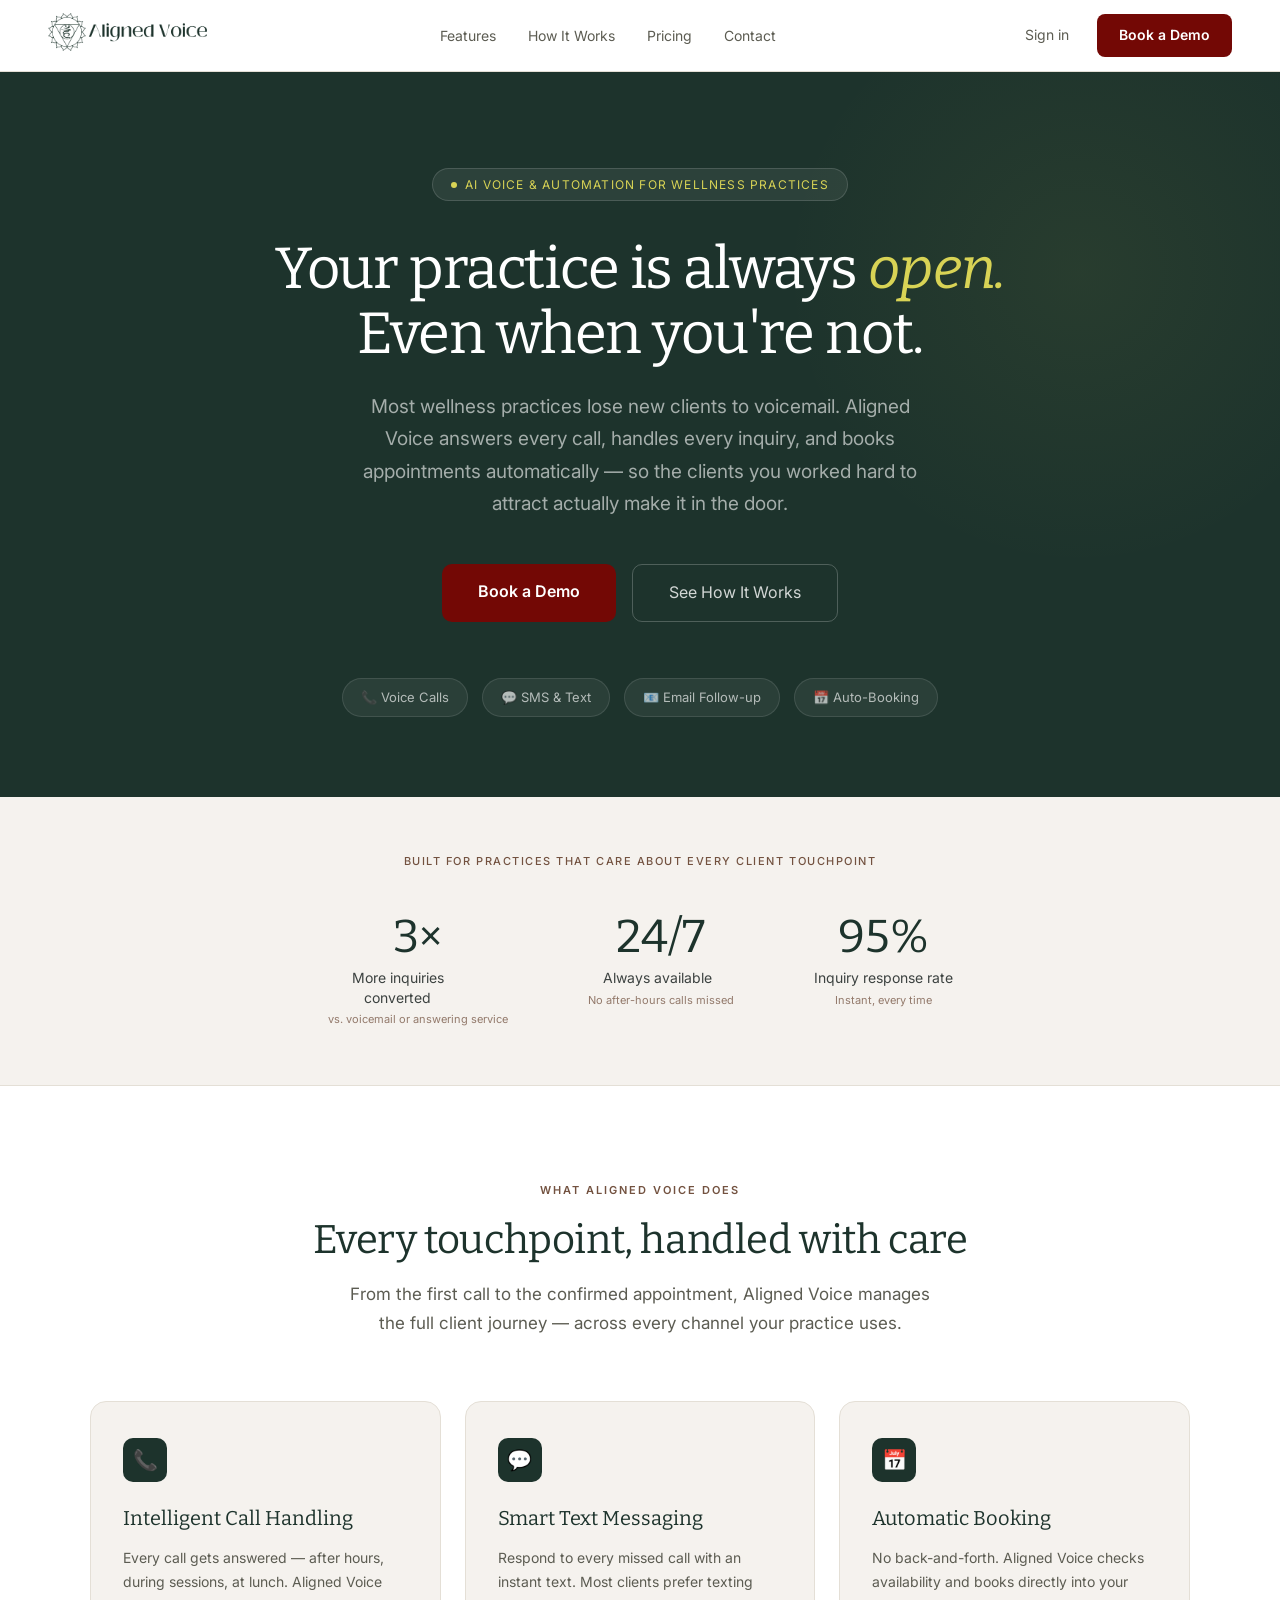
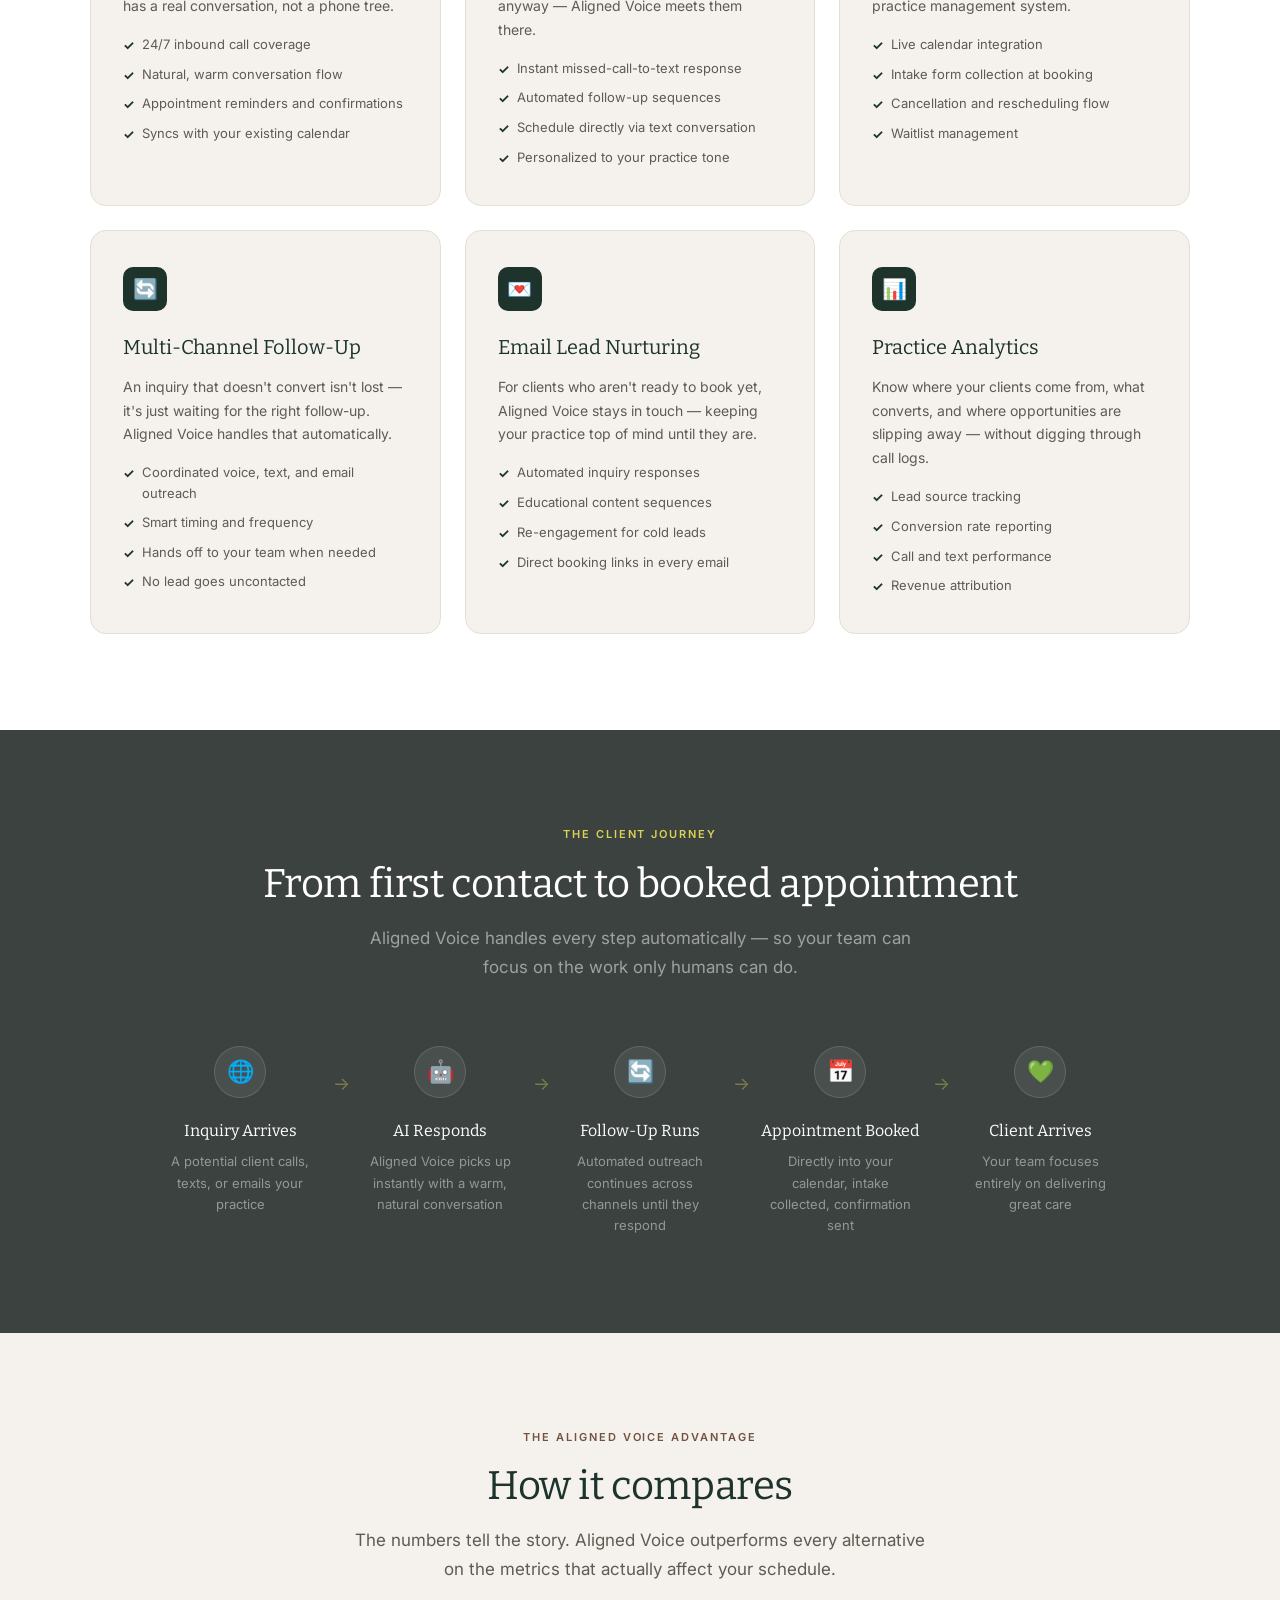
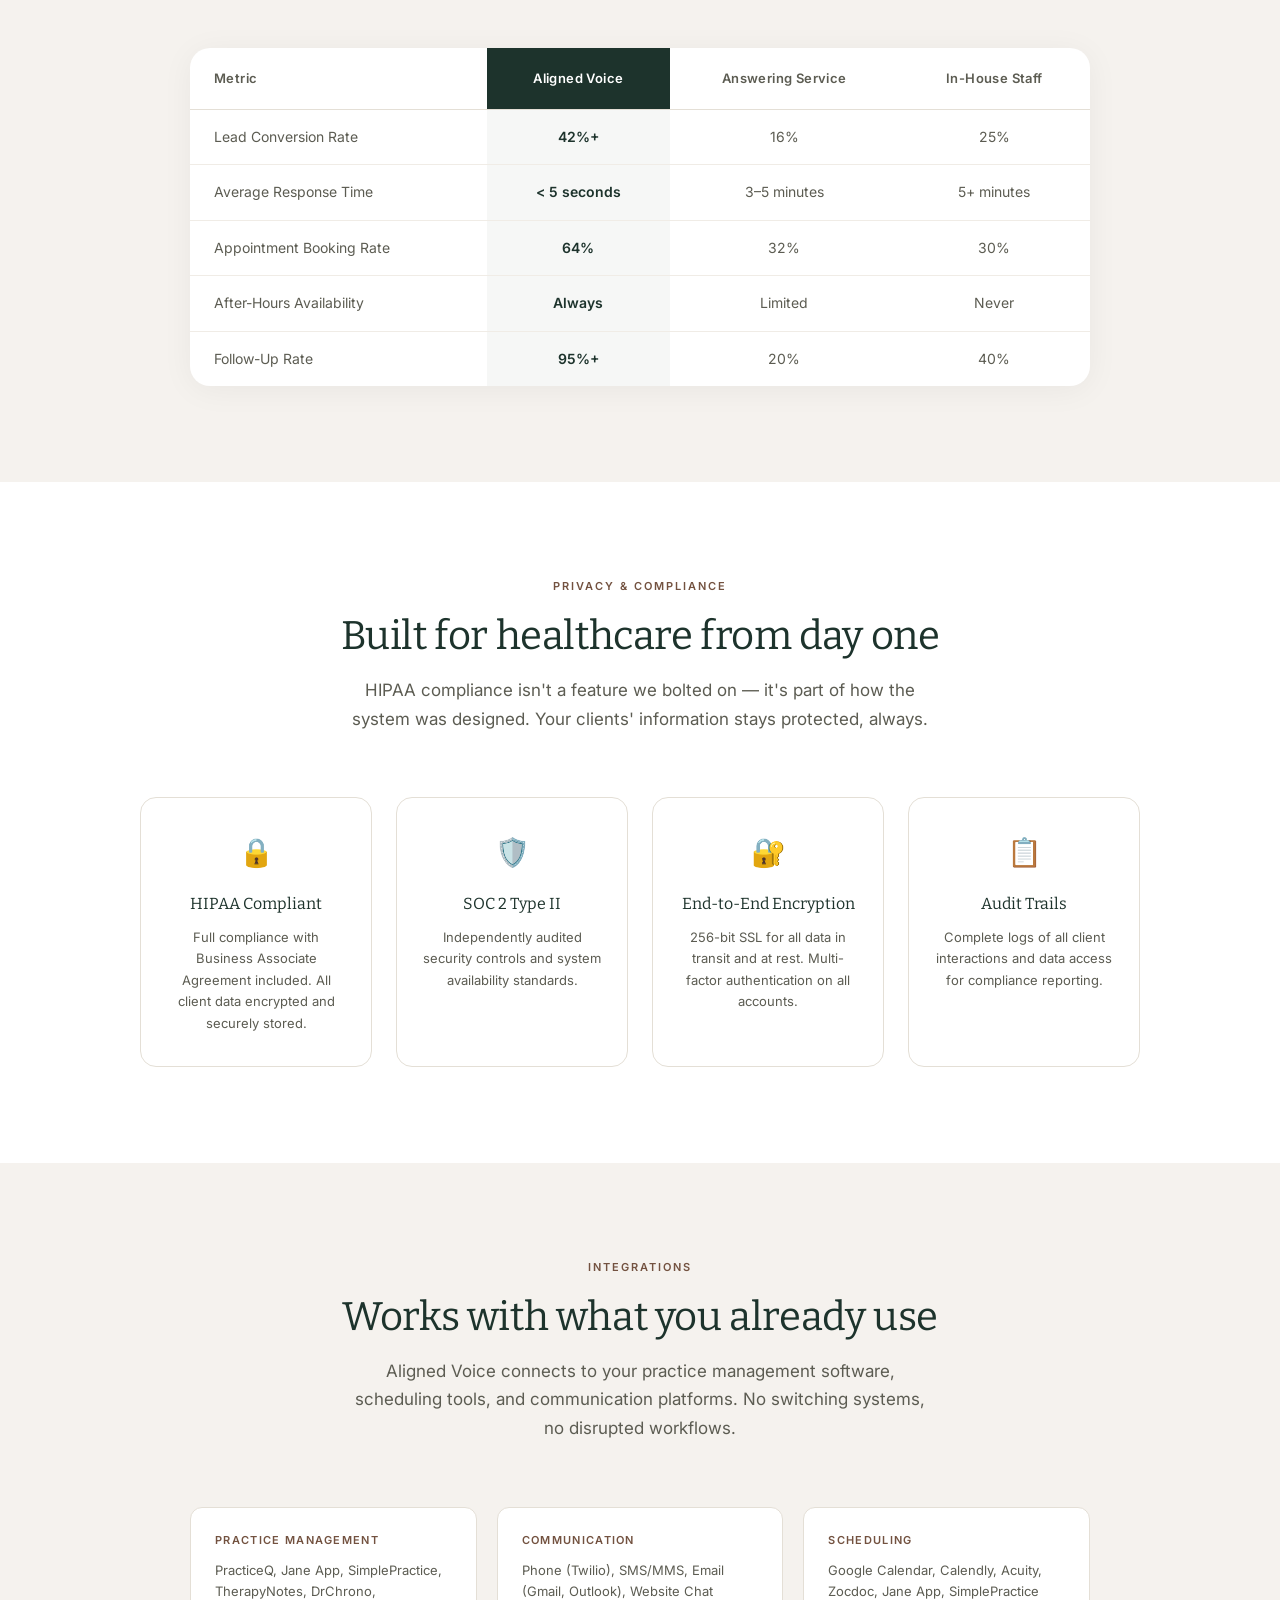
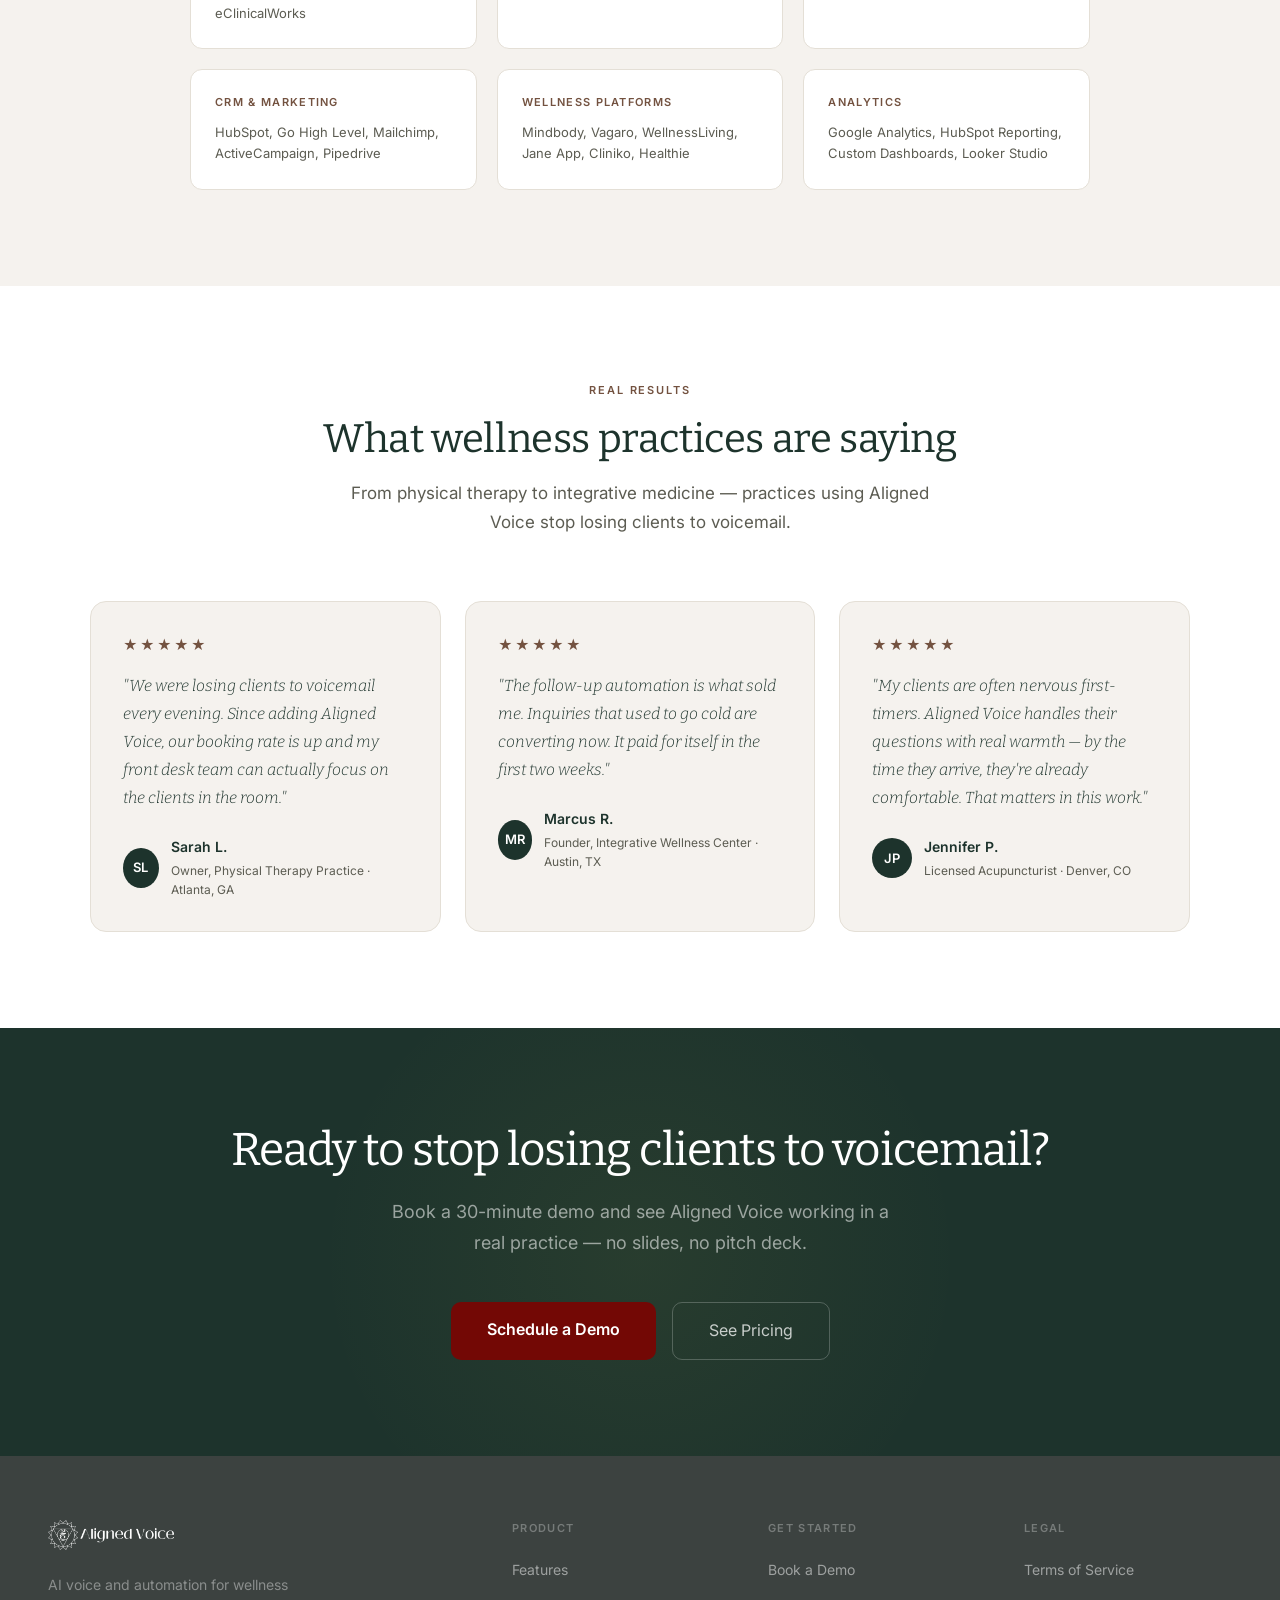
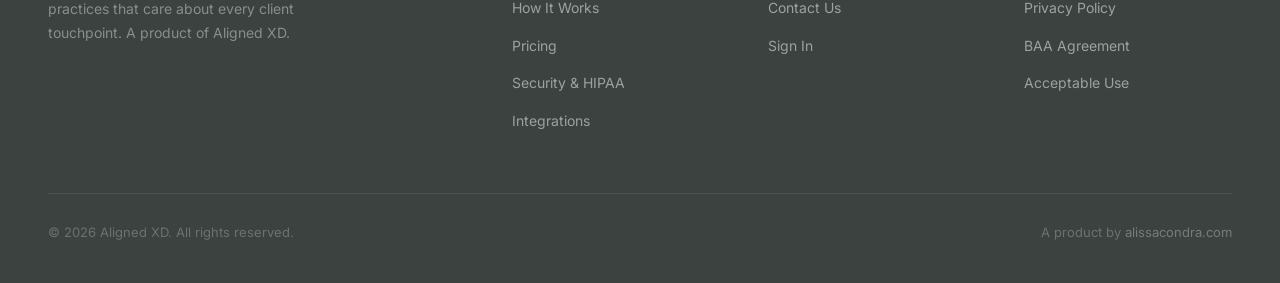
<file: index.html>
<!DOCTYPE html>
<html lang="en">
<head>
<meta charset="UTF-8">
<meta name="viewport" content="width=device-width, initial-scale=1.0">
<title>Aligned Voice — Every Call Answered. Every Client Welcomed.</title>
<meta name="description" content="Aligned Voice is an AI voice agent for wellness practices. It answers every call, books appointments automatically, and follows up so no client ever slips away.">
<link rel="preconnect" href="https://fonts.googleapis.com">
<link href="https://fonts.googleapis.com/css2?family=Bitter:ital,wght@0,300;0,400;0,500;1,300;1,400&family=Inter:wght@300;400;500;600&display=swap" rel="stylesheet">
<style>
  :root {
    --stone: #f5f2ee; --forest: #1d332c; --brown: #735240;
    --yellow: #d8d355; --red: #730805; --charcoal: #3c4240;
    --body: #5c5c52; --stone-mid: #e4dfd6; --white: #ffffff;
  }
  * { margin: 0; padding: 0; box-sizing: border-box; }
  body { font-family: 'Inter', system-ui, sans-serif; background: white; line-height: 1.6; }

  nav { position: sticky; top: 0; z-index: 100; background: white; border-bottom: 1px solid var(--stone-mid); padding: 0 48px; height: 72px; display: flex; align-items: center; justify-content: space-between; }
  .nav-logo img { height: 38px; mix-blend-mode: multiply; }
  .nav-links { display: flex; align-items: center; gap: 32px; list-style: none; }
  .nav-links a { font-size: 14px; color: var(--body); text-decoration: none; }
  .nav-links a:hover { color: var(--forest); }
  .nav-cta { display: flex; align-items: center; gap: 12px; }
  .btn-ghost { font-size: 14px; color: var(--body); text-decoration: none; padding: 8px 16px; }
  .btn-nav { font-size: 14px; font-weight: 600; background: var(--red); color: white; text-decoration: none; padding: 10px 22px; border-radius: 8px; }

  .hero { background: var(--forest); padding: 96px 48px 80px; text-align: center; position: relative; overflow: hidden; }
  .hero::before { content:''; position:absolute; top:-100px; right:-100px; width:600px; height:600px; background:radial-gradient(circle,rgba(216,211,85,.06) 0%,transparent 70%); border-radius:50%; }
  .hero-badge { display:inline-flex; align-items:center; gap:8px; background:rgba(255,255,255,.07); border:1px solid rgba(255,255,255,.14); border-radius:100px; padding:6px 18px; font-size:12px; color:var(--yellow); margin-bottom:36px; letter-spacing:.1em; text-transform:uppercase; position:relative; }
  .hero-badge::before { content:''; width:6px; height:6px; background:var(--yellow); border-radius:50%; animation:pulse 2.5s infinite; }
  @keyframes pulse { 0%,100%{opacity:1} 50%{opacity:.35} }
  .hero h1 { font-family:'Bitter',Georgia,serif; font-size:58px; font-weight:400; line-height:1.12; color:white; max-width:800px; margin:0 auto 24px; letter-spacing:-.02em; position:relative; }
  .hero h1 em { font-style:italic; color:var(--yellow); }
  .hero > p { font-size:19px; color:rgba(255,255,255,.6); max-width:580px; margin:0 auto 44px; line-height:1.7; position:relative; }
  .hero-buttons { display:flex; gap:16px; justify-content:center; flex-wrap:wrap; position:relative; }
  .btn-hero-primary { font-size:16px; font-weight:600; background:var(--red); color:white; text-decoration:none; padding:15px 36px; border-radius:10px; }
  .btn-hero-secondary { font-size:16px; color:rgba(255,255,255,.8); text-decoration:none; padding:15px 36px; border-radius:10px; border:1.5px solid rgba(255,255,255,.22); }
  .hero-channels { display:flex; justify-content:center; gap:14px; margin-top:56px; flex-wrap:wrap; position:relative; }
  .channel-pill { display:flex; align-items:center; gap:8px; background:rgba(255,255,255,.06); border:1px solid rgba(255,255,255,.11); border-radius:100px; padding:8px 18px; font-size:13px; color:rgba(255,255,255,.65); }

  .trust-bar { background:var(--stone); border-bottom:1px solid var(--stone-mid); padding:56px 48px; text-align:center; }
  .trust-bar > p { font-size:11px; letter-spacing:.14em; text-transform:uppercase; color:var(--brown); margin-bottom:44px; font-weight:500; }
  .stats { display:flex; justify-content:center; gap:80px; flex-wrap:wrap; }
  .stat { text-align:center; }
  .stat-number { font-family:'Bitter',Georgia,serif; font-size:46px; font-weight:400; color:var(--forest); line-height:1; margin-bottom:8px; }
  .stat-label { font-size:14px; color:var(--charcoal); line-height:1.4; max-width:140px; }
  .stat-sub { font-size:11px; color:var(--brown); margin-top:4px; opacity:.75; }

  .section { padding:96px 48px; }
  .section-label { font-size:11px; letter-spacing:.18em; text-transform:uppercase; color:var(--brown); font-weight:600; margin-bottom:16px; text-align:center; }
  .section-title { font-family:'Bitter',Georgia,serif; font-size:40px; font-weight:400; color:var(--forest); text-align:center; margin-bottom:16px; letter-spacing:-.01em; line-height:1.2; }
  .section-sub { font-size:17px; color:var(--body); text-align:center; max-width:580px; margin:0 auto 64px; line-height:1.7; }

  .features-grid { display:grid; grid-template-columns:repeat(3,1fr); gap:24px; max-width:1100px; margin:0 auto; }
  .feature-card { background:var(--stone); border-radius:16px; padding:36px 32px; border:1px solid var(--stone-mid); }
  .feature-icon { width:44px; height:44px; background:var(--forest); border-radius:10px; display:flex; align-items:center; justify-content:center; font-size:20px; margin-bottom:20px; }
  .feature-card h3 { font-family:'Bitter',Georgia,serif; font-size:20px; font-weight:400; color:var(--forest); margin-bottom:12px; }
  .feature-card p { font-size:14px; color:var(--body); line-height:1.7; margin-bottom:16px; }
  .feature-list { list-style:none; display:flex; flex-direction:column; gap:8px; }
  .feature-list li { font-size:13px; color:var(--body); display:flex; align-items:flex-start; gap:8px; }
  .feature-list li::before { content:'✓'; color:var(--forest); font-weight:700; flex-shrink:0; margin-top:1px; }

  .how-it-works { background:var(--charcoal); padding:96px 48px; }
  .how-it-works .section-label { color:var(--yellow); }
  .how-it-works .section-title { color:white; }
  .how-it-works .section-sub { color:rgba(255,255,255,.5); }
  .steps { display:flex; align-items:flex-start; justify-content:center; max-width:1000px; margin:0 auto; flex-wrap:wrap; }
  .step { flex:1; min-width:160px; text-align:center; padding:0 20px; position:relative; }
  .step:not(:last-child)::after { content:'→'; position:absolute; right:-10px; top:24px; color:var(--yellow); opacity:.4; font-size:18px; }
  .step-num { width:52px; height:52px; border-radius:50%; background:rgba(255,255,255,.07); border:1px solid rgba(255,255,255,.14); display:flex; align-items:center; justify-content:center; font-size:22px; margin:0 auto 20px; }
  .step h4 { font-family:'Bitter',Georgia,serif; font-size:16px; font-weight:400; color:white; margin-bottom:8px; }
  .step p { font-size:13px; color:rgba(255,255,255,.45); line-height:1.65; }

  .comparison { background:var(--stone); padding:96px 48px; }
  .comparison-table { max-width:900px; margin:0 auto; background:white; border-radius:20px; overflow:hidden; box-shadow:0 4px 32px rgba(0,0,0,.05); }
  .comparison-table table { width:100%; border-collapse:collapse; }
  .comparison-table th { font-size:13px; font-weight:600; padding:20px 24px; text-align:left; border-bottom:1px solid var(--stone-mid); letter-spacing:.03em; }
  .comparison-table th:first-child { color:var(--body); }
  .comparison-table th.hl { background:var(--forest); color:white; text-align:center; }
  .comparison-table th:not(:first-child):not(.hl) { color:var(--body); text-align:center; }
  .comparison-table td { font-size:14px; padding:16px 24px; border-bottom:1px solid #f0ece6; color:var(--body); }
  .comparison-table td.hl { background:rgba(29,51,44,.04); text-align:center; font-weight:600; color:var(--forest); }
  .comparison-table td:not(:first-child):not(.hl) { text-align:center; }
  .comparison-table tr:last-child td { border-bottom:none; }

  .security { padding:96px 48px; background:white; }
  .security-grid { display:grid; grid-template-columns:repeat(4,1fr); gap:24px; max-width:1000px; margin:0 auto; }
  .security-card { text-align:center; padding:32px 24px; border:1px solid var(--stone-mid); border-radius:16px; }
  .security-card .icon { font-size:28px; margin-bottom:16px; }
  .security-card h4 { font-family:'Bitter',Georgia,serif; font-size:16px; font-weight:400; margin-bottom:10px; color:var(--forest); }
  .security-card p { font-size:13px; color:var(--body); line-height:1.65; }

  .integrations { background:var(--stone); padding:96px 48px; }
  .integrations-grid { display:grid; grid-template-columns:repeat(3,1fr); gap:20px; max-width:900px; margin:0 auto; }
  .integration-card { background:white; border-radius:12px; padding:24px; border:1px solid var(--stone-mid); }
  .integration-card h4 { font-size:11px; font-weight:600; letter-spacing:.12em; text-transform:uppercase; color:var(--brown); margin-bottom:10px; }
  .integration-card p { font-size:13px; color:var(--body); line-height:1.65; }

  .testimonials { padding:96px 48px; background:white; }
  .testimonials-grid { display:grid; grid-template-columns:repeat(3,1fr); gap:24px; max-width:1100px; margin:0 auto; }
  .testimonial { background:var(--stone); border-radius:16px; padding:32px; border:1px solid var(--stone-mid); }
  .stars { color:var(--brown); font-size:14px; letter-spacing:2px; margin-bottom:16px; }
  .testimonial blockquote { font-family:'Bitter',Georgia,serif; font-size:16px; font-style:italic; font-weight:300; color:var(--forest); line-height:1.75; margin-bottom:24px; border:none; }
  .testimonial-author { display:flex; align-items:center; gap:12px; }
  .avatar { width:40px; height:40px; border-radius:50%; background:var(--forest); display:flex; align-items:center; justify-content:center; font-size:13px; font-weight:600; color:white; }
  .author-info .name { font-size:14px; font-weight:600; color:var(--forest); }
  .author-info .role { font-size:12px; color:var(--body); margin-top:2px; }

  .cta-section { background:var(--forest); padding:96px 48px; text-align:center; position:relative; overflow:hidden; }
  .cta-section::before { content:''; position:absolute; top:-120px; left:50%; transform:translateX(-50%); width:700px; height:700px; background:radial-gradient(circle,rgba(216,211,85,.06) 0%,transparent 65%); border-radius:50%; }
  .cta-section h2 { font-family:'Bitter',Georgia,serif; font-size:46px; font-weight:400; color:white; margin-bottom:20px; line-height:1.15; letter-spacing:-.02em; position:relative; }
  .cta-section p { font-size:18px; color:rgba(255,255,255,.55); max-width:520px; margin:0 auto 44px; line-height:1.7; position:relative; }
  .cta-buttons { display:flex; gap:16px; justify-content:center; flex-wrap:wrap; position:relative; }
  .btn-cta-primary { font-size:16px; font-weight:600; background:var(--red); color:white; text-decoration:none; padding:15px 36px; border-radius:10px; }
  .btn-cta-secondary { font-size:16px; color:rgba(255,255,255,.75); text-decoration:none; padding:15px 36px; border-radius:10px; border:1.5px solid rgba(255,255,255,.22); }

  footer { background:var(--charcoal); padding:64px 48px 40px; }
  .footer-top { display:grid; grid-template-columns:2fr 1fr 1fr 1fr; gap:48px; margin-bottom:48px; }
  .footer-brand p { font-size:14px; color:rgba(255,255,255,.4); line-height:1.7; margin-top:16px; max-width:280px; }
  .footer-brand img { height:30px; }
  .footer-col h5 { font-size:11px; font-weight:600; letter-spacing:.12em; text-transform:uppercase; color:rgba(255,255,255,.3); margin-bottom:20px; }
  .footer-col ul { list-style:none; }
  .footer-col li { margin-bottom:12px; }
  .footer-col a { font-size:14px; color:rgba(255,255,255,.5); text-decoration:none; }
  .footer-col a:hover { color:white; }
  .footer-bottom { border-top:1px solid rgba(255,255,255,.08); padding-top:28px; display:flex; justify-content:space-between; align-items:center; }
  .footer-bottom p { font-size:13px; color:rgba(255,255,255,.25); }
  .footer-bottom a { color:rgba(255,255,255,.3); text-decoration:none; }
</style>
</head>
<body>

<nav>
  <a href="index.html" class="nav-logo"><img src="Aligned_Voice_Logo.png" alt="Aligned Voice"></a>
  <ul class="nav-links">
    <li><a href="features.html">Features</a></li>
    <li><a href="how-it-works.html">How It Works</a></li>
    <li><a href="pricing.html">Pricing</a></li>
    <li><a href="contact.html">Contact</a></li>
  </ul>
  <div class="nav-cta">
    <a href="#" class="btn-ghost">Sign in</a>
    <a href="contact.html" class="btn-nav">Book a Demo</a>
  </div>
</nav>

<section class="hero">
  <div class="hero-badge">AI Voice &amp; Automation for Wellness Practices</div>
  <h1>Your practice is always <em>open.</em><br>Even when you're not.</h1>
  <p>Most wellness practices lose new clients to voicemail. Aligned Voice answers every call, handles every inquiry, and books appointments automatically — so the clients you worked hard to attract actually make it in the door.</p>
  <div class="hero-buttons">
    <a href="contact.html" class="btn-hero-primary">Book a Demo</a>
    <a href="how-it-works.html" class="btn-hero-secondary">See How It Works</a>
  </div>
  <div class="hero-channels">
    <div class="channel-pill">📞 Voice Calls</div>
    <div class="channel-pill">💬 SMS &amp; Text</div>
    <div class="channel-pill">📧 Email Follow-up</div>
    <div class="channel-pill">📅 Auto-Booking</div>
  </div>
</section>

<section class="trust-bar">
  <p>Built for practices that care about every client touchpoint</p>
  <div class="stats">
    <div class="stat"><div class="stat-number">3×</div><div class="stat-label">More inquiries converted</div><div class="stat-sub">vs. voicemail or answering service</div></div>
    <div class="stat"><div class="stat-number">24/7</div><div class="stat-label">Always available</div><div class="stat-sub">No after-hours calls missed</div></div>
    <div class="stat"><div class="stat-number">95%</div><div class="stat-label">Inquiry response rate</div><div class="stat-sub">Instant, every time</div></div>
  </div>
</section>

<section class="section" style="background:white;">
  <div class="section-label">What Aligned Voice Does</div>
  <h2 class="section-title">Every touchpoint, handled with care</h2>
  <p class="section-sub">From the first call to the confirmed appointment, Aligned Voice manages the full client journey — across every channel your practice uses.</p>
  <div class="features-grid">
    <div class="feature-card"><div class="feature-icon">📞</div><h3>Intelligent Call Handling</h3><p>Every call gets answered — after hours, during sessions, at lunch. Aligned Voice has a real conversation, not a phone tree.</p><ul class="feature-list"><li>24/7 inbound call coverage</li><li>Natural, warm conversation flow</li><li>Appointment reminders and confirmations</li><li>Syncs with your existing calendar</li></ul></div>
    <div class="feature-card"><div class="feature-icon">💬</div><h3>Smart Text Messaging</h3><p>Respond to every missed call with an instant text. Most clients prefer texting anyway — Aligned Voice meets them there.</p><ul class="feature-list"><li>Instant missed-call-to-text response</li><li>Automated follow-up sequences</li><li>Schedule directly via text conversation</li><li>Personalized to your practice tone</li></ul></div>
    <div class="feature-card"><div class="feature-icon">📅</div><h3>Automatic Booking</h3><p>No back-and-forth. Aligned Voice checks availability and books directly into your practice management system.</p><ul class="feature-list"><li>Live calendar integration</li><li>Intake form collection at booking</li><li>Cancellation and rescheduling flow</li><li>Waitlist management</li></ul></div>
    <div class="feature-card"><div class="feature-icon">🔄</div><h3>Multi-Channel Follow-Up</h3><p>An inquiry that doesn't convert isn't lost — it's just waiting for the right follow-up. Aligned Voice handles that automatically.</p><ul class="feature-list"><li>Coordinated voice, text, and email outreach</li><li>Smart timing and frequency</li><li>Hands off to your team when needed</li><li>No lead goes uncontacted</li></ul></div>
    <div class="feature-card"><div class="feature-icon">💌</div><h3>Email Lead Nurturing</h3><p>For clients who aren't ready to book yet, Aligned Voice stays in touch — keeping your practice top of mind until they are.</p><ul class="feature-list"><li>Automated inquiry responses</li><li>Educational content sequences</li><li>Re-engagement for cold leads</li><li>Direct booking links in every email</li></ul></div>
    <div class="feature-card"><div class="feature-icon">📊</div><h3>Practice Analytics</h3><p>Know where your clients come from, what converts, and where opportunities are slipping away — without digging through call logs.</p><ul class="feature-list"><li>Lead source tracking</li><li>Conversion rate reporting</li><li>Call and text performance</li><li>Revenue attribution</li></ul></div>
  </div>
</section>

<section class="how-it-works">
  <div class="section-label">The Client Journey</div>
  <h2 class="section-title" style="color:white;">From first contact to booked appointment</h2>
  <p class="section-sub">Aligned Voice handles every step automatically — so your team can focus on the work only humans can do.</p>
  <div class="steps">
    <div class="step"><div class="step-num">🌐</div><h4>Inquiry Arrives</h4><p>A potential client calls, texts, or emails your practice</p></div>
    <div class="step"><div class="step-num">🤖</div><h4>AI Responds</h4><p>Aligned Voice picks up instantly with a warm, natural conversation</p></div>
    <div class="step"><div class="step-num">🔄</div><h4>Follow-Up Runs</h4><p>Automated outreach continues across channels until they respond</p></div>
    <div class="step"><div class="step-num">📅</div><h4>Appointment Booked</h4><p>Directly into your calendar, intake collected, confirmation sent</p></div>
    <div class="step"><div class="step-num">💚</div><h4>Client Arrives</h4><p>Your team focuses entirely on delivering great care</p></div>
  </div>
</section>

<section class="comparison">
  <div class="section-label">The Aligned Voice Advantage</div>
  <h2 class="section-title">How it compares</h2>
  <p class="section-sub">The numbers tell the story. Aligned Voice outperforms every alternative on the metrics that actually affect your schedule.</p>
  <div class="comparison-table"><table>
    <thead><tr><th>Metric</th><th class="hl">Aligned Voice</th><th>Answering Service</th><th>In-House Staff</th></tr></thead>
    <tbody>
      <tr><td>Lead Conversion Rate</td><td class="hl">42%+</td><td>16%</td><td>25%</td></tr>
      <tr><td>Average Response Time</td><td class="hl">&lt; 5 seconds</td><td>3–5 minutes</td><td>5+ minutes</td></tr>
      <tr><td>Appointment Booking Rate</td><td class="hl">64%</td><td>32%</td><td>30%</td></tr>
      <tr><td>After-Hours Availability</td><td class="hl">Always</td><td>Limited</td><td>Never</td></tr>
      <tr><td>Follow-Up Rate</td><td class="hl">95%+</td><td>20%</td><td>40%</td></tr>
    </tbody>
  </table></div>
</section>

<section class="security">
  <div class="section-label">Privacy &amp; Compliance</div>
  <h2 class="section-title">Built for healthcare from day one</h2>
  <p class="section-sub">HIPAA compliance isn't a feature we bolted on — it's part of how the system was designed. Your clients' information stays protected, always.</p>
  <div class="security-grid">
    <div class="security-card"><div class="icon">🔒</div><h4>HIPAA Compliant</h4><p>Full compliance with Business Associate Agreement included. All client data encrypted and securely stored.</p></div>
    <div class="security-card"><div class="icon">🛡️</div><h4>SOC 2 Type II</h4><p>Independently audited security controls and system availability standards.</p></div>
    <div class="security-card"><div class="icon">🔐</div><h4>End-to-End Encryption</h4><p>256-bit SSL for all data in transit and at rest. Multi-factor authentication on all accounts.</p></div>
    <div class="security-card"><div class="icon">📋</div><h4>Audit Trails</h4><p>Complete logs of all client interactions and data access for compliance reporting.</p></div>
  </div>
</section>

<section class="integrations">
  <div class="section-label">Integrations</div>
  <h2 class="section-title">Works with what you already use</h2>
  <p class="section-sub">Aligned Voice connects to your practice management software, scheduling tools, and communication platforms. No switching systems, no disrupted workflows.</p>
  <div class="integrations-grid">
    <div class="integration-card"><h4>Practice Management</h4><p>PracticeQ, Jane App, SimplePractice, TherapyNotes, DrChrono, eClinicalWorks</p></div>
    <div class="integration-card"><h4>Communication</h4><p>Phone (Twilio), SMS/MMS, Email (Gmail, Outlook), Website Chat</p></div>
    <div class="integration-card"><h4>Scheduling</h4><p>Google Calendar, Calendly, Acuity, Zocdoc, Jane App, SimplePractice</p></div>
    <div class="integration-card"><h4>CRM &amp; Marketing</h4><p>HubSpot, Go High Level, Mailchimp, ActiveCampaign, Pipedrive</p></div>
    <div class="integration-card"><h4>Wellness Platforms</h4><p>Mindbody, Vagaro, WellnessLiving, Jane App, Cliniko, Healthie</p></div>
    <div class="integration-card"><h4>Analytics</h4><p>Google Analytics, HubSpot Reporting, Custom Dashboards, Looker Studio</p></div>
  </div>
</section>

<section class="testimonials">
  <div class="section-label">Real Results</div>
  <h2 class="section-title">What wellness practices are saying</h2>
  <p class="section-sub">From physical therapy to integrative medicine — practices using Aligned Voice stop losing clients to voicemail.</p>
  <div class="testimonials-grid">
    <div class="testimonial"><div class="stars">★★★★★</div><blockquote>"We were losing clients to voicemail every evening. Since adding Aligned Voice, our booking rate is up and my front desk team can actually focus on the clients in the room."</blockquote><div class="testimonial-author"><div class="avatar">SL</div><div class="author-info"><div class="name">Sarah L.</div><div class="role">Owner, Physical Therapy Practice · Atlanta, GA</div></div></div></div>
    <div class="testimonial"><div class="stars">★★★★★</div><blockquote>"The follow-up automation is what sold me. Inquiries that used to go cold are converting now. It paid for itself in the first two weeks."</blockquote><div class="testimonial-author"><div class="avatar">MR</div><div class="author-info"><div class="name">Marcus R.</div><div class="role">Founder, Integrative Wellness Center · Austin, TX</div></div></div></div>
    <div class="testimonial"><div class="stars">★★★★★</div><blockquote>"My clients are often nervous first-timers. Aligned Voice handles their questions with real warmth — by the time they arrive, they're already comfortable. That matters in this work."</blockquote><div class="testimonial-author"><div class="avatar">JP</div><div class="author-info"><div class="name">Jennifer P.</div><div class="role">Licensed Acupuncturist · Denver, CO</div></div></div></div>
  </div>
</section>

<section class="cta-section">
  <h2>Ready to stop losing clients to voicemail?</h2>
  <p>Book a 30-minute demo and see Aligned Voice working in a real practice — no slides, no pitch deck.</p>
  <div class="cta-buttons">
    <a href="contact.html" class="btn-cta-primary">Schedule a Demo</a>
    <a href="pricing.html" class="btn-cta-secondary">See Pricing</a>
  </div>
</section>

<footer>
  <div class="footer-top">
    <div class="footer-brand"><img src="Aligned_Voice_Logo__White.png" alt="Aligned Voice"><p>AI voice and automation for wellness practices that care about every client touchpoint. A product of Aligned XD.</p></div>
    <div class="footer-col"><h5>Product</h5><ul><li><a href="features.html">Features</a></li><li><a href="how-it-works.html">How It Works</a></li><li><a href="pricing.html">Pricing</a></li><li><a href="index.html#security">Security &amp; HIPAA</a></li><li><a href="index.html#integrations">Integrations</a></li></ul></div>
    <div class="footer-col"><h5>Get Started</h5><ul><li><a href="contact.html">Book a Demo</a></li><li><a href="contact.html">Contact Us</a></li><li><a href="#">Sign In</a></li></ul></div>
    <div class="footer-col"><h5>Legal</h5><ul><li><a href="#">Terms of Service</a></li><li><a href="#">Privacy Policy</a></li><li><a href="#">BAA Agreement</a></li><li><a href="#">Acceptable Use</a></li></ul></div>
  </div>
  <div class="footer-bottom">
    <p>© 2026 Aligned XD. All rights reserved.</p>
    <p>A product by <a href="https://alissacondra.com">alissacondra.com</a></p>
  </div>
</footer>
</body>
</html>
</file>
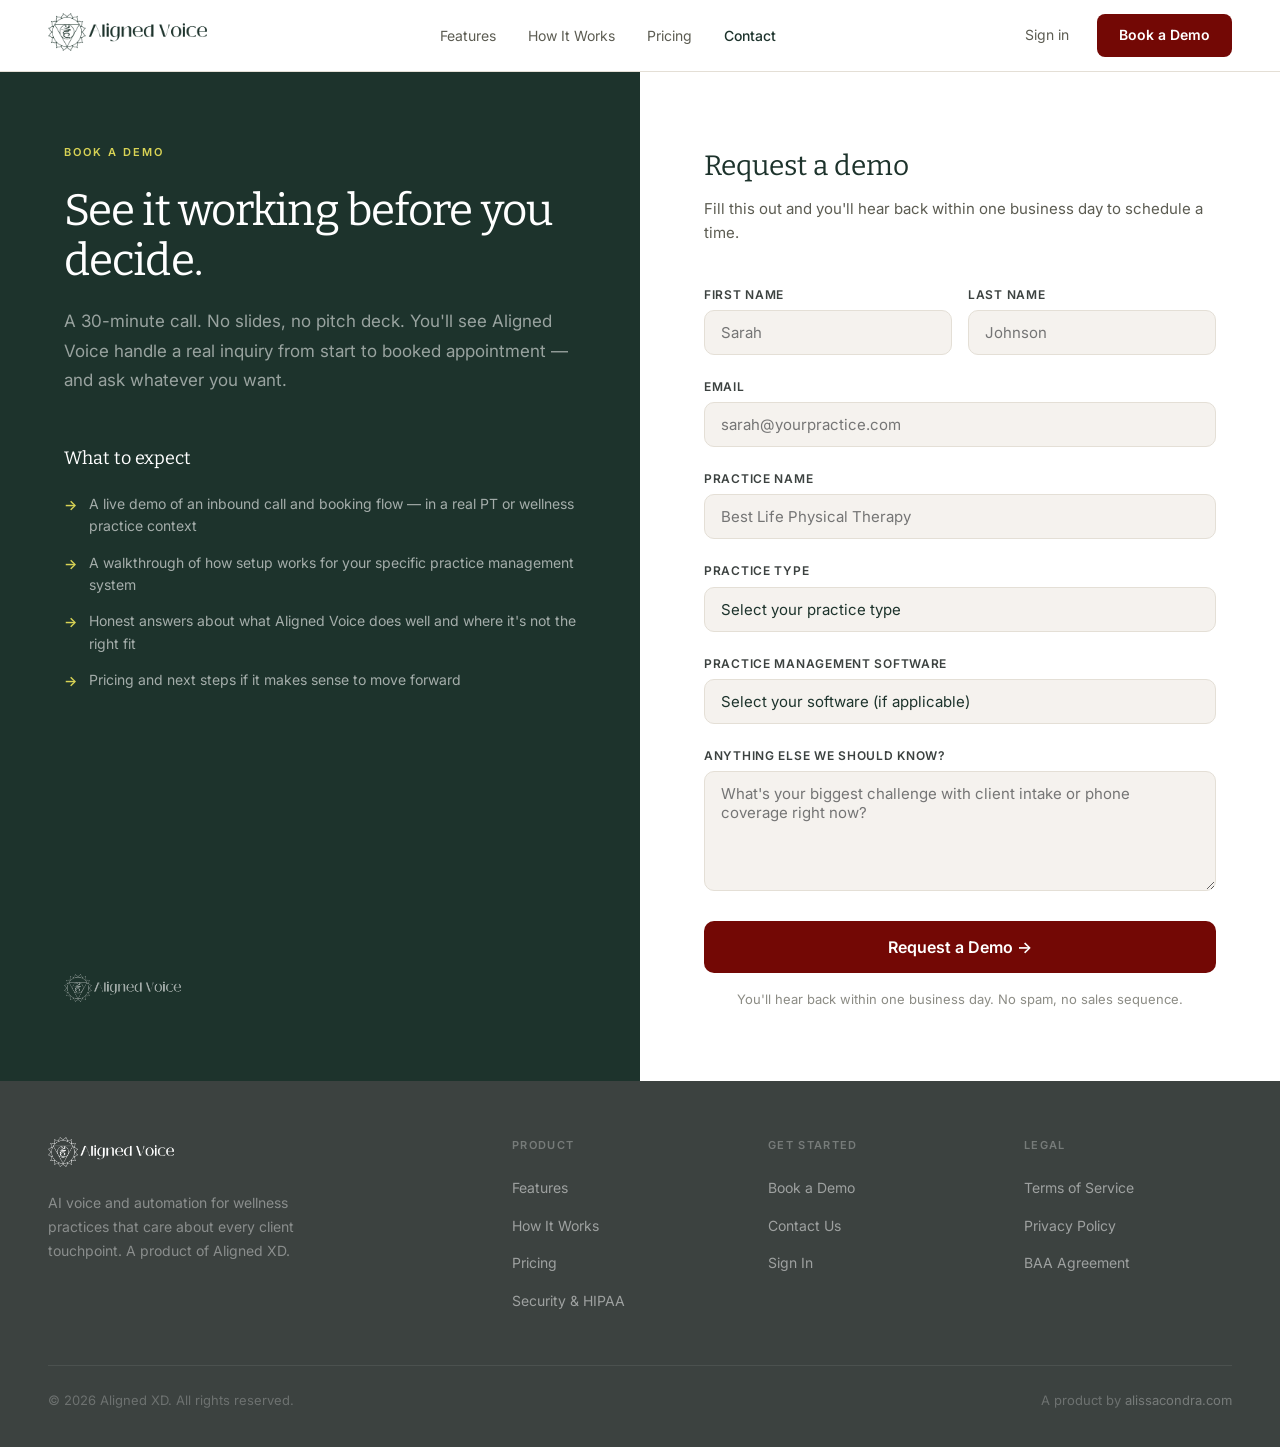
<file: contact.html>
<!DOCTYPE html>
<html lang="en">
<head>
<meta charset="UTF-8">
<meta name="viewport" content="width=device-width, initial-scale=1.0">
<title>Book a Demo — Aligned Voice</title>
<meta name="description" content="See Aligned Voice working in a real wellness practice. Book a 30-minute demo — no slides, no pitch deck.">
<link rel="preconnect" href="https://fonts.googleapis.com">
<link href="https://fonts.googleapis.com/css2?family=Bitter:ital,wght@0,300;0,400;0,500;1,300;1,400&family=Inter:wght@300;400;500;600&display=swap" rel="stylesheet">
<style>
  :root { --stone:#f5f2ee; --forest:#1d332c; --brown:#735240; --yellow:#d8d355; --red:#730805; --charcoal:#3c4240; --body:#5c5c52; --stone-mid:#e4dfd6; }
  * { margin:0; padding:0; box-sizing:border-box; }
  body { font-family:'Inter',system-ui,sans-serif; color:var(--forest); background:white; line-height:1.6; }

  nav { position:sticky; top:0; z-index:100; background:white; border-bottom:1px solid var(--stone-mid); padding:0 48px; height:72px; display:flex; align-items:center; justify-content:space-between; }
  .nav-logo img { height:38px; mix-blend-mode: multiply; }
  .nav-links { display:flex; align-items:center; gap:32px; list-style:none; }
  .nav-links a { font-size:14px; color:var(--body); text-decoration:none; }
  .nav-links a:hover, .nav-links a.active { color:var(--forest); font-weight:500; }
  .nav-cta { display:flex; align-items:center; gap:12px; }
  .btn-ghost { font-size:14px; color:var(--body); text-decoration:none; padding:8px 16px; }
  .btn-nav { font-size:14px; font-weight:600; background:var(--red); color:white; text-decoration:none; padding:10px 22px; border-radius:8px; }

  .contact-layout { display:grid; grid-template-columns:1fr 1fr; min-height:calc(100vh - 72px); }

  .contact-left { background:var(--forest); padding:72px 64px; display:flex; flex-direction:column; justify-content:space-between; }
  .contact-left-content { flex:1; }
  .contact-left .label { font-size:11px; letter-spacing:.18em; text-transform:uppercase; color:var(--yellow); font-weight:600; margin-bottom:24px; }
  .contact-left h1 { font-family:'Bitter',Georgia,serif; font-size:44px; font-weight:400; color:white; margin-bottom:20px; line-height:1.15; letter-spacing:-.02em; }
  .contact-left > div > p { font-size:17px; color:rgba(255,255,255,.55); line-height:1.75; margin-bottom:48px; }

  .what-to-expect h3 { font-family:'Bitter',Georgia,serif; font-size:18px; font-weight:400; color:white; margin-bottom:20px; }
  .expect-list { list-style:none; display:flex; flex-direction:column; gap:14px; }
  .expect-list li { display:flex; align-items:flex-start; gap:12px; font-size:14px; color:rgba(255,255,255,.6); line-height:1.6; }
  .expect-list li::before { content:'→'; color:var(--yellow); flex-shrink:0; font-weight:600; margin-top:1px; }

  .contact-left-footer { margin-top:64px; }
  .contact-left-footer img { height:28px; opacity:.6; }

  .contact-right { background:white; padding:72px 64px; display:flex; flex-direction:column; justify-content:center; }
  .contact-right h2 { font-family:'Bitter',Georgia,serif; font-size:28px; font-weight:400; color:var(--forest); margin-bottom:8px; }
  .contact-right > p { font-size:15px; color:var(--body); margin-bottom:40px; line-height:1.6; }

  .form-group { margin-bottom:22px; }
  .form-row { display:grid; grid-template-columns:1fr 1fr; gap:16px; }
  label { display:block; font-size:12px; font-weight:600; letter-spacing:.06em; text-transform:uppercase; color:var(--charcoal); margin-bottom:6px; }
  input, select, textarea { width:100%; font-family:'Inter',system-ui,sans-serif; font-size:15px; color:var(--forest); background:var(--stone); border:1.5px solid var(--stone-mid); border-radius:10px; padding:12px 16px; outline:none; transition:border-color .2s; }
  input:focus, select:focus, textarea:focus { border-color:var(--forest); background:white; }
  textarea { height:120px; resize:vertical; }
  select { appearance:none; cursor:pointer; }

  .form-submit { margin-top:8px; }
  .btn-submit { width:100%; font-family:'Inter',system-ui,sans-serif; font-size:16px; font-weight:600; background:var(--red); color:white; border:none; padding:16px 24px; border-radius:10px; cursor:pointer; }
  .btn-submit:hover { background:#5a0604; }

  .form-note { font-size:13px; color:var(--body); text-align:center; margin-top:16px; opacity:.7; }

  footer { background:var(--charcoal); padding:56px 48px 36px; }
  .footer-top { display:grid; grid-template-columns:2fr 1fr 1fr 1fr; gap:48px; margin-bottom:40px; }
  .footer-brand p { font-size:14px; color:rgba(255,255,255,.4); line-height:1.7; margin-top:16px; max-width:280px; }
  .footer-brand img { height:30px; }
  .footer-col h5 { font-size:11px; font-weight:600; letter-spacing:.12em; text-transform:uppercase; color:rgba(255,255,255,.3); margin-bottom:20px; }
  .footer-col ul { list-style:none; }
  .footer-col li { margin-bottom:12px; }
  .footer-col a { font-size:14px; color:rgba(255,255,255,.5); text-decoration:none; }
  .footer-col a:hover { color:white; }
  .footer-bottom { border-top:1px solid rgba(255,255,255,.08); padding-top:24px; display:flex; justify-content:space-between; }
  .footer-bottom p { font-size:13px; color:rgba(255,255,255,.25); }
  .footer-bottom a { color:rgba(255,255,255,.3); text-decoration:none; }
</style>
</head>
<body>

<nav>
  <a href="index.html" class="nav-logo"><img src="Aligned_Voice_Logo.png" alt="Aligned Voice"></a>
  <ul class="nav-links">
    <li><a href="features.html">Features</a></li>
    <li><a href="how-it-works.html">How It Works</a></li>
    <li><a href="pricing.html">Pricing</a></li>
    <li><a href="contact.html" class="active">Contact</a></li>
  </ul>
  <div class="nav-cta">
    <a href="#" class="btn-ghost">Sign in</a>
    <a href="contact.html" class="btn-nav">Book a Demo</a>
  </div>
</nav>

<div class="contact-layout">

  <div class="contact-left">
    <div class="contact-left-content">
      <div class="label">Book a Demo</div>
      <h1>See it working before you decide.</h1>
      <p>A 30-minute call. No slides, no pitch deck. You'll see Aligned Voice handle a real inquiry from start to booked appointment — and ask whatever you want.</p>

      <div class="what-to-expect">
        <h3>What to expect</h3>
        <ul class="expect-list">
          <li>A live demo of an inbound call and booking flow — in a real PT or wellness practice context</li>
          <li>A walkthrough of how setup works for your specific practice management system</li>
          <li>Honest answers about what Aligned Voice does well and where it's not the right fit</li>
          <li>Pricing and next steps if it makes sense to move forward</li>
        </ul>
      </div>
    </div>
    <div class="contact-left-footer">
      <img src="Aligned_Voice_Logo__White.png" alt="Aligned Voice">
    </div>
  </div>

  <div class="contact-right">
    <h2>Request a demo</h2>
    <p>Fill this out and you'll hear back within one business day to schedule a time.</p>

    <form action="https://formspree.io/f/xzdjpjoq" method="POST">
      <div class="form-row">
        <div class="form-group">
          <label for="first-name">First Name</label>
          <input type="text" id="first-name" name="first_name" placeholder="Sarah" required>
        </div>
        <div class="form-group">
          <label for="last-name">Last Name</label>
          <input type="text" id="last-name" name="last_name" placeholder="Johnson" required>
        </div>
      </div>

      <div class="form-group">
        <label for="email">Email</label>
        <input type="email" id="email" name="email" placeholder="sarah@yourpractice.com" required>
      </div>

      <div class="form-group">
        <label for="practice">Practice Name</label>
        <input type="text" id="practice" name="practice" placeholder="Best Life Physical Therapy" required>
      </div>

      <div class="form-group">
        <label for="practice-type">Practice Type</label>
        <select id="practice-type" name="practice_type">
          <option value="">Select your practice type</option>
          <option>Physical Therapy</option>
          <option>Chiropractic</option>
          <option>Acupuncture</option>
          <option>Functional Medicine</option>
          <option>Integrative Wellness</option>
          <option>Massage Therapy</option>
          <option>Mental Health / Therapy</option>
          <option>Yoga / Movement Studio</option>
          <option>Other Wellness Practice</option>
        </select>
      </div>

      <div class="form-group">
        <label for="pms">Practice Management Software</label>
        <select id="pms" name="pms">
          <option value="">Select your software (if applicable)</option>
          <option>PracticeQ</option>
          <option>Jane App</option>
          <option>SimplePractice</option>
          <option>TherapyNotes</option>
          <option>DrChrono</option>
          <option>Mindbody</option>
          <option>None / Looking for a recommendation</option>
          <option>Other</option>
        </select>
      </div>

      <div class="form-group">
        <label for="message">Anything else we should know?</label>
        <textarea id="message" name="message" placeholder="What's your biggest challenge with client intake or phone coverage right now?"></textarea>
      </div>

      <div class="form-submit">
        <button type="submit" class="btn-submit">Request a Demo →</button>
      </div>
      <p class="form-note">You'll hear back within one business day. No spam, no sales sequence.</p>
    </form>
  </div>

</div>

<footer>
  <div class="footer-top">
    <div class="footer-brand"><img src="Aligned_Voice_Logo__White.png" alt="Aligned Voice"><p>AI voice and automation for wellness practices that care about every client touchpoint. A product of Aligned XD.</p></div>
    <div class="footer-col"><h5>Product</h5><ul><li><a href="features.html">Features</a></li><li><a href="how-it-works.html">How It Works</a></li><li><a href="pricing.html">Pricing</a></li><li><a href="index.html#security">Security &amp; HIPAA</a></li></ul></div>
    <div class="footer-col"><h5>Get Started</h5><ul><li><a href="contact.html">Book a Demo</a></li><li><a href="contact.html">Contact Us</a></li><li><a href="#">Sign In</a></li></ul></div>
    <div class="footer-col"><h5>Legal</h5><ul><li><a href="#">Terms of Service</a></li><li><a href="#">Privacy Policy</a></li><li><a href="#">BAA Agreement</a></li></ul></div>
  </div>
  <div class="footer-bottom">
    <p>© 2026 Aligned XD. All rights reserved.</p>
    <p>A product by <a href="https://alissacondra.com">alissacondra.com</a></p>
  </div>
</footer>
</body>
</html>
</file>
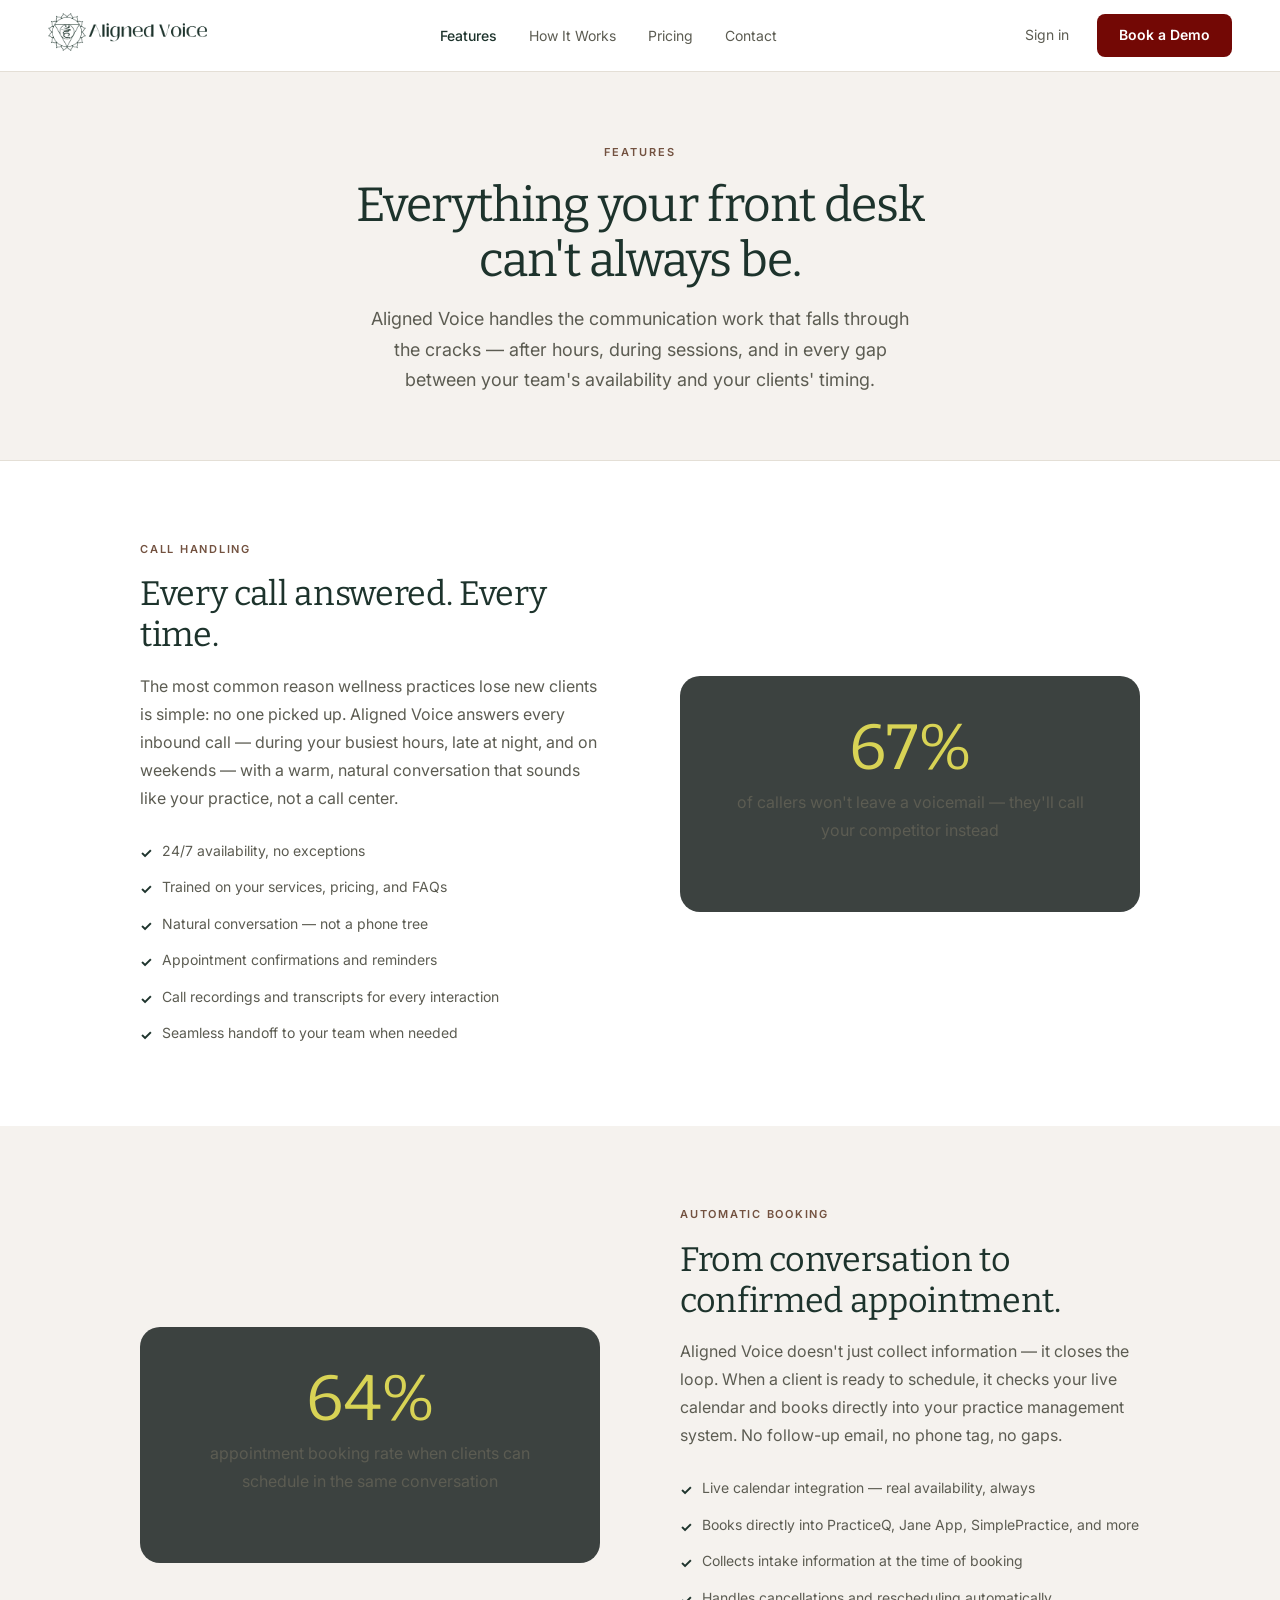
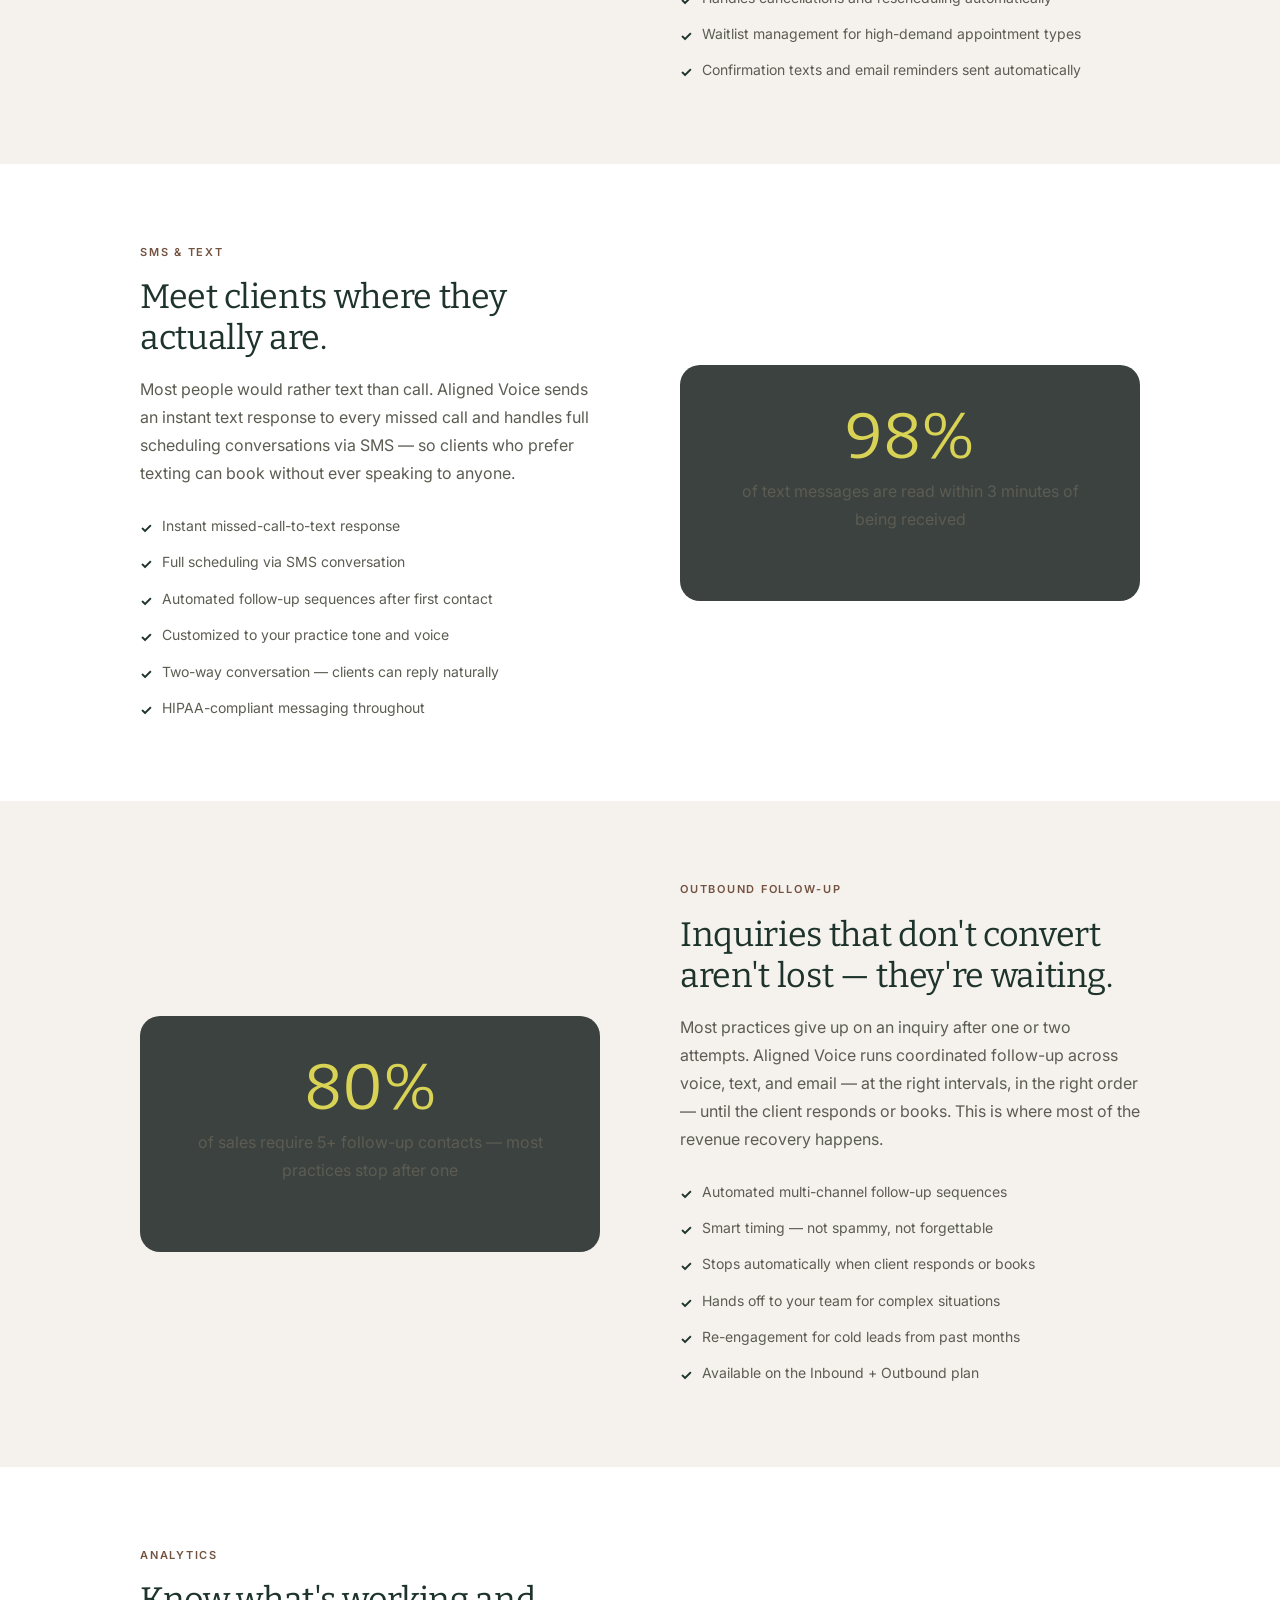
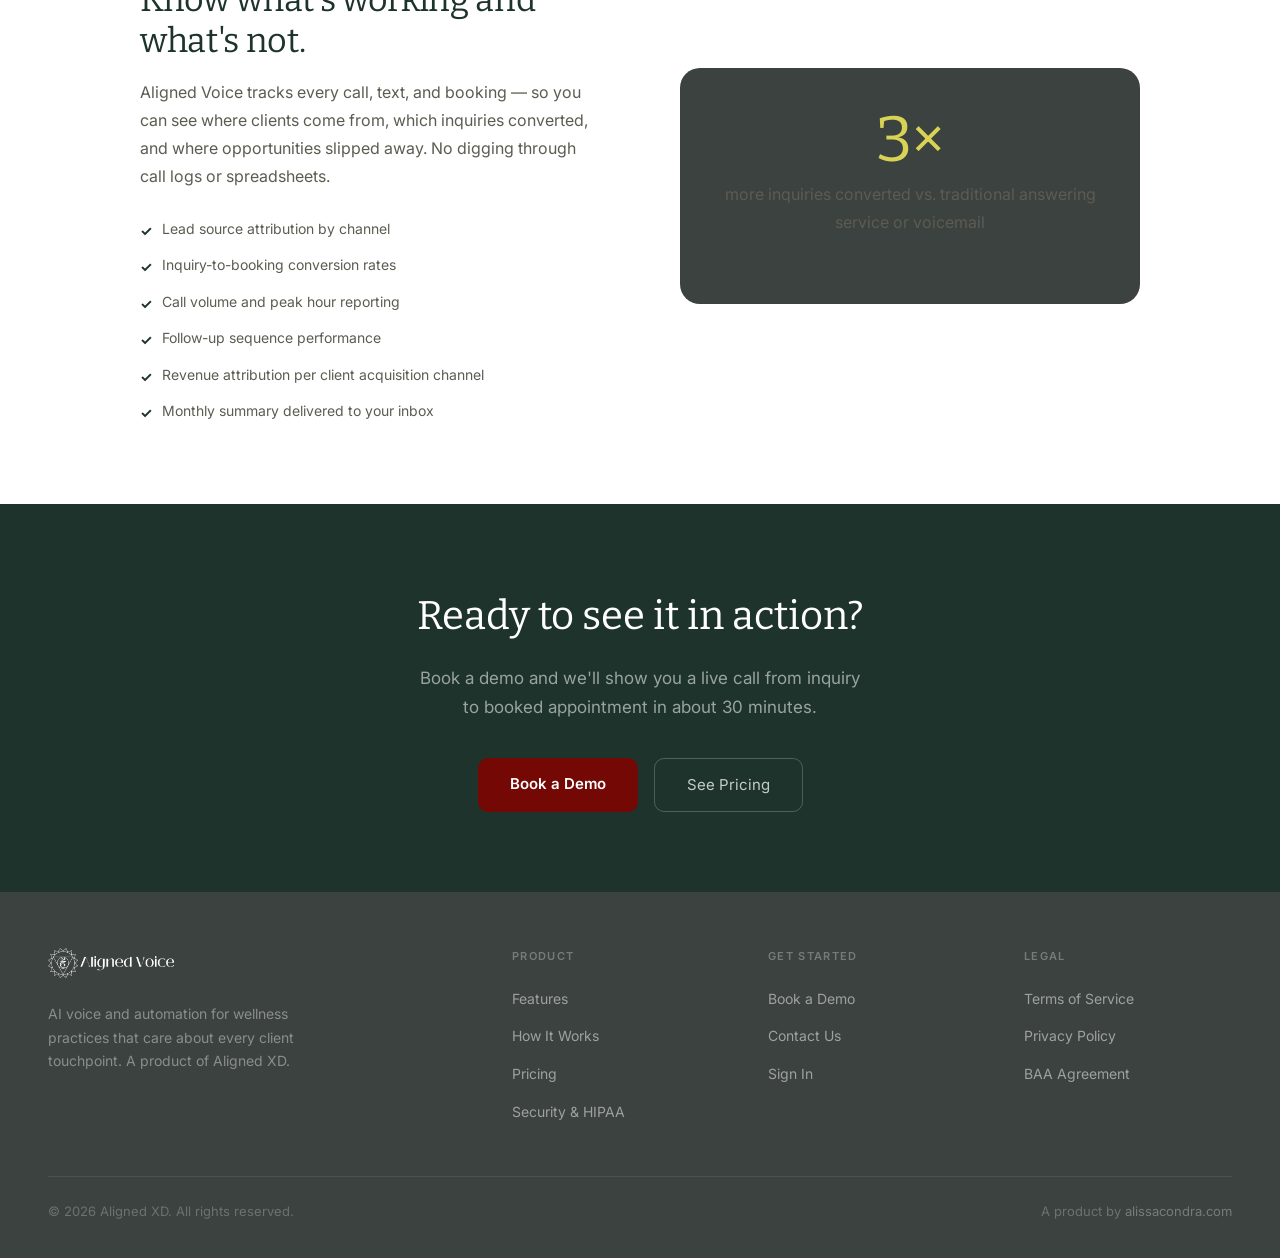
<file: features.html>
<!DOCTYPE html>
<html lang="en">
<head>
<meta charset="UTF-8">
<meta name="viewport" content="width=device-width, initial-scale=1.0">
<title>Features — Aligned Voice</title>
<meta name="description" content="Inbound call handling, automatic booking, SMS follow-up, email nurturing, and practice analytics — everything your wellness practice needs to stop missing clients.">
<link rel="preconnect" href="https://fonts.googleapis.com">
<link href="https://fonts.googleapis.com/css2?family=Bitter:ital,wght@0,300;0,400;0,500;1,300;1,400&family=Inter:wght@300;400;500;600&display=swap" rel="stylesheet">
<style>
  :root { --stone:#f5f2ee; --forest:#1d332c; --brown:#735240; --yellow:#d8d355; --red:#730805; --charcoal:#3c4240; --body:#5c5c52; --stone-mid:#e4dfd6; }
  * { margin:0; padding:0; box-sizing:border-box; }
  body { font-family:'Inter',system-ui,sans-serif; color:var(--forest); background:white; line-height:1.6; }

  nav { position:sticky; top:0; z-index:100; background:white; border-bottom:1px solid var(--stone-mid); padding:0 48px; height:72px; display:flex; align-items:center; justify-content:space-between; }
  .nav-logo img { height:38px; mix-blend-mode: multiply; }
  .nav-links { display:flex; align-items:center; gap:32px; list-style:none; }
  .nav-links a { font-size:14px; color:var(--body); text-decoration:none; }
  .nav-links a:hover, .nav-links a.active { color:var(--forest); font-weight:500; }
  .nav-cta { display:flex; align-items:center; gap:12px; }
  .btn-ghost { font-size:14px; color:var(--body); text-decoration:none; padding:8px 16px; }
  .btn-nav { font-size:14px; font-weight:600; background:var(--red); color:white; text-decoration:none; padding:10px 22px; border-radius:8px; }

  .page-hero { background:var(--stone); padding:72px 48px 64px; text-align:center; border-bottom:1px solid var(--stone-mid); }
  .page-hero .label { font-size:11px; letter-spacing:.18em; text-transform:uppercase; color:var(--brown); font-weight:600; margin-bottom:16px; }
  .page-hero h1 { font-family:'Bitter',Georgia,serif; font-size:48px; font-weight:400; color:var(--forest); margin-bottom:16px; letter-spacing:-.02em; line-height:1.15; }
  .page-hero p { font-size:18px; color:var(--body); max-width:560px; margin:0 auto; line-height:1.7; }

  .feature-section { padding:80px 48px; }
  .feature-section:nth-child(odd) { background:white; }
  .feature-section:nth-child(even) { background:var(--stone); }

  .feature-block { max-width:1000px; margin:0 auto; display:grid; grid-template-columns:1fr 1fr; gap:80px; align-items:center; }
  .feature-block.reverse { direction:rtl; }
  .feature-block.reverse > * { direction:ltr; }

  .feature-tag { font-size:11px; font-weight:600; letter-spacing:.16em; text-transform:uppercase; color:var(--brown); margin-bottom:16px; }
  .feature-block h2 { font-family:'Bitter',Georgia,serif; font-size:34px; font-weight:400; color:var(--forest); margin-bottom:16px; line-height:1.2; letter-spacing:-.01em; }
  .feature-block > div > p { font-size:16px; color:var(--body); line-height:1.75; margin-bottom:28px; }
  .feature-list { list-style:none; display:flex; flex-direction:column; gap:12px; }
  .feature-list li { font-size:14px; color:var(--body); display:flex; align-items:flex-start; gap:10px; line-height:1.6; }
  .feature-list li::before { content:'✓'; color:var(--forest); font-weight:700; flex-shrink:0; margin-top:2px; }

  .feature-visual { background:var(--forest); border-radius:20px; padding:40px; min-height:280px; display:flex; align-items:center; justify-content:center; }
  .feature-visual.light { background:var(--stone-mid); }
  .visual-icon { font-size:72px; }

  .feature-stat { background:var(--charcoal); border-radius:20px; padding:40px; text-align:center; }
  .feature-stat .big-num { font-family:'Bitter',Georgia,serif; font-size:64px; font-weight:400; color:var(--yellow); line-height:1; margin-bottom:8px; }
  .feature-stat p { font-size:14px; color:rgba(255,255,255,.55); line-height:1.6; }

  .cta-section { background:var(--forest); padding:80px 48px; text-align:center; }
  .cta-section h2 { font-family:'Bitter',Georgia,serif; font-size:40px; font-weight:400; color:white; margin-bottom:16px; }
  .cta-section p { font-size:17px; color:rgba(255,255,255,.55); max-width:460px; margin:0 auto 36px; line-height:1.7; }
  .cta-buttons { display:flex; gap:16px; justify-content:center; flex-wrap:wrap; }
  .btn-cta-primary { font-size:15px; font-weight:600; background:var(--red); color:white; text-decoration:none; padding:14px 32px; border-radius:10px; }
  .btn-cta-secondary { font-size:15px; color:rgba(255,255,255,.75); text-decoration:none; padding:14px 32px; border-radius:10px; border:1.5px solid rgba(255,255,255,.22); }

  footer { background:var(--charcoal); padding:56px 48px 36px; }
  .footer-top { display:grid; grid-template-columns:2fr 1fr 1fr 1fr; gap:48px; margin-bottom:40px; }
  .footer-brand p { font-size:14px; color:rgba(255,255,255,.4); line-height:1.7; margin-top:16px; max-width:280px; }
  .footer-brand img { height:30px; }
  .footer-col h5 { font-size:11px; font-weight:600; letter-spacing:.12em; text-transform:uppercase; color:rgba(255,255,255,.3); margin-bottom:20px; }
  .footer-col ul { list-style:none; }
  .footer-col li { margin-bottom:12px; }
  .footer-col a { font-size:14px; color:rgba(255,255,255,.5); text-decoration:none; }
  .footer-col a:hover { color:white; }
  .footer-bottom { border-top:1px solid rgba(255,255,255,.08); padding-top:24px; display:flex; justify-content:space-between; }
  .footer-bottom p { font-size:13px; color:rgba(255,255,255,.25); }
  .footer-bottom a { color:rgba(255,255,255,.3); text-decoration:none; }
</style>
</head>
<body>

<nav>
  <a href="index.html" class="nav-logo"><img src="Aligned_Voice_Logo.png" alt="Aligned Voice"></a>
  <ul class="nav-links">
    <li><a href="features.html" class="active">Features</a></li>
    <li><a href="how-it-works.html">How It Works</a></li>
    <li><a href="pricing.html">Pricing</a></li>
    <li><a href="contact.html">Contact</a></li>
  </ul>
  <div class="nav-cta">
    <a href="#" class="btn-ghost">Sign in</a>
    <a href="contact.html" class="btn-nav">Book a Demo</a>
  </div>
</nav>

<div class="page-hero">
  <div class="label">Features</div>
  <h1>Everything your front desk<br>can't always be.</h1>
  <p>Aligned Voice handles the communication work that falls through the cracks — after hours, during sessions, and in every gap between your team's availability and your clients' timing.</p>
</div>

<section class="feature-section">
  <div class="feature-block">
    <div>
      <div class="feature-tag">Call Handling</div>
      <h2>Every call answered. Every time.</h2>
      <p>The most common reason wellness practices lose new clients is simple: no one picked up. Aligned Voice answers every inbound call — during your busiest hours, late at night, and on weekends — with a warm, natural conversation that sounds like your practice, not a call center.</p>
      <ul class="feature-list">
        <li>24/7 availability, no exceptions</li>
        <li>Trained on your services, pricing, and FAQs</li>
        <li>Natural conversation — not a phone tree</li>
        <li>Appointment confirmations and reminders</li>
        <li>Call recordings and transcripts for every interaction</li>
        <li>Seamless handoff to your team when needed</li>
      </ul>
    </div>
    <div class="feature-stat">
      <div class="big-num">67%</div>
      <p>of callers won't leave a voicemail — they'll call your competitor instead</p>
    </div>
  </div>
</section>

<section class="feature-section">
  <div class="feature-block reverse">
    <div>
      <div class="feature-tag">Automatic Booking</div>
      <h2>From conversation to confirmed appointment.</h2>
      <p>Aligned Voice doesn't just collect information — it closes the loop. When a client is ready to schedule, it checks your live calendar and books directly into your practice management system. No follow-up email, no phone tag, no gaps.</p>
      <ul class="feature-list">
        <li>Live calendar integration — real availability, always</li>
        <li>Books directly into PracticeQ, Jane App, SimplePractice, and more</li>
        <li>Collects intake information at the time of booking</li>
        <li>Handles cancellations and rescheduling automatically</li>
        <li>Waitlist management for high-demand appointment types</li>
        <li>Confirmation texts and email reminders sent automatically</li>
      </ul>
    </div>
    <div class="feature-stat">
      <div class="big-num">64%</div>
      <p>appointment booking rate when clients can schedule in the same conversation</p>
    </div>
  </div>
</section>

<section class="feature-section">
  <div class="feature-block">
    <div>
      <div class="feature-tag">SMS & Text</div>
      <h2>Meet clients where they actually are.</h2>
      <p>Most people would rather text than call. Aligned Voice sends an instant text response to every missed call and handles full scheduling conversations via SMS — so clients who prefer texting can book without ever speaking to anyone.</p>
      <ul class="feature-list">
        <li>Instant missed-call-to-text response</li>
        <li>Full scheduling via SMS conversation</li>
        <li>Automated follow-up sequences after first contact</li>
        <li>Customized to your practice tone and voice</li>
        <li>Two-way conversation — clients can reply naturally</li>
        <li>HIPAA-compliant messaging throughout</li>
      </ul>
    </div>
    <div class="feature-stat">
      <div class="big-num">98%</div>
      <p>of text messages are read within 3 minutes of being received</p>
    </div>
  </div>
</section>

<section class="feature-section">
  <div class="feature-block reverse">
    <div>
      <div class="feature-tag">Outbound Follow-Up</div>
      <h2>Inquiries that don't convert aren't lost — they're waiting.</h2>
      <p>Most practices give up on an inquiry after one or two attempts. Aligned Voice runs coordinated follow-up across voice, text, and email — at the right intervals, in the right order — until the client responds or books. This is where most of the revenue recovery happens.</p>
      <ul class="feature-list">
        <li>Automated multi-channel follow-up sequences</li>
        <li>Smart timing — not spammy, not forgettable</li>
        <li>Stops automatically when client responds or books</li>
        <li>Hands off to your team for complex situations</li>
        <li>Re-engagement for cold leads from past months</li>
        <li>Available on the Inbound + Outbound plan</li>
      </ul>
    </div>
    <div class="feature-stat">
      <div class="big-num">80%</div>
      <p>of sales require 5+ follow-up contacts — most practices stop after one</p>
    </div>
  </div>
</section>

<section class="feature-section">
  <div class="feature-block">
    <div>
      <div class="feature-tag">Analytics</div>
      <h2>Know what's working and what's not.</h2>
      <p>Aligned Voice tracks every call, text, and booking — so you can see where clients come from, which inquiries converted, and where opportunities slipped away. No digging through call logs or spreadsheets.</p>
      <ul class="feature-list">
        <li>Lead source attribution by channel</li>
        <li>Inquiry-to-booking conversion rates</li>
        <li>Call volume and peak hour reporting</li>
        <li>Follow-up sequence performance</li>
        <li>Revenue attribution per client acquisition channel</li>
        <li>Monthly summary delivered to your inbox</li>
      </ul>
    </div>
    <div class="feature-stat">
      <div class="big-num">3×</div>
      <p>more inquiries converted vs. traditional answering service or voicemail</p>
    </div>
  </div>
</section>

<section class="cta-section">
  <h2>Ready to see it in action?</h2>
  <p>Book a demo and we'll show you a live call from inquiry to booked appointment in about 30 minutes.</p>
  <div class="cta-buttons">
    <a href="contact.html" class="btn-cta-primary">Book a Demo</a>
    <a href="pricing.html" class="btn-cta-secondary">See Pricing</a>
  </div>
</section>

<footer>
  <div class="footer-top">
    <div class="footer-brand"><img src="Aligned_Voice_Logo__White.png" alt="Aligned Voice"><p>AI voice and automation for wellness practices that care about every client touchpoint. A product of Aligned XD.</p></div>
    <div class="footer-col"><h5>Product</h5><ul><li><a href="features.html">Features</a></li><li><a href="how-it-works.html">How It Works</a></li><li><a href="pricing.html">Pricing</a></li><li><a href="index.html#security">Security &amp; HIPAA</a></li></ul></div>
    <div class="footer-col"><h5>Get Started</h5><ul><li><a href="contact.html">Book a Demo</a></li><li><a href="contact.html">Contact Us</a></li><li><a href="#">Sign In</a></li></ul></div>
    <div class="footer-col"><h5>Legal</h5><ul><li><a href="#">Terms of Service</a></li><li><a href="#">Privacy Policy</a></li><li><a href="#">BAA Agreement</a></li></ul></div>
  </div>
  <div class="footer-bottom">
    <p>© 2026 Aligned XD. All rights reserved.</p>
    <p>A product by <a href="https://alissacondra.com">alissacondra.com</a></p>
  </div>
</footer>
</body>
</html>
</file>
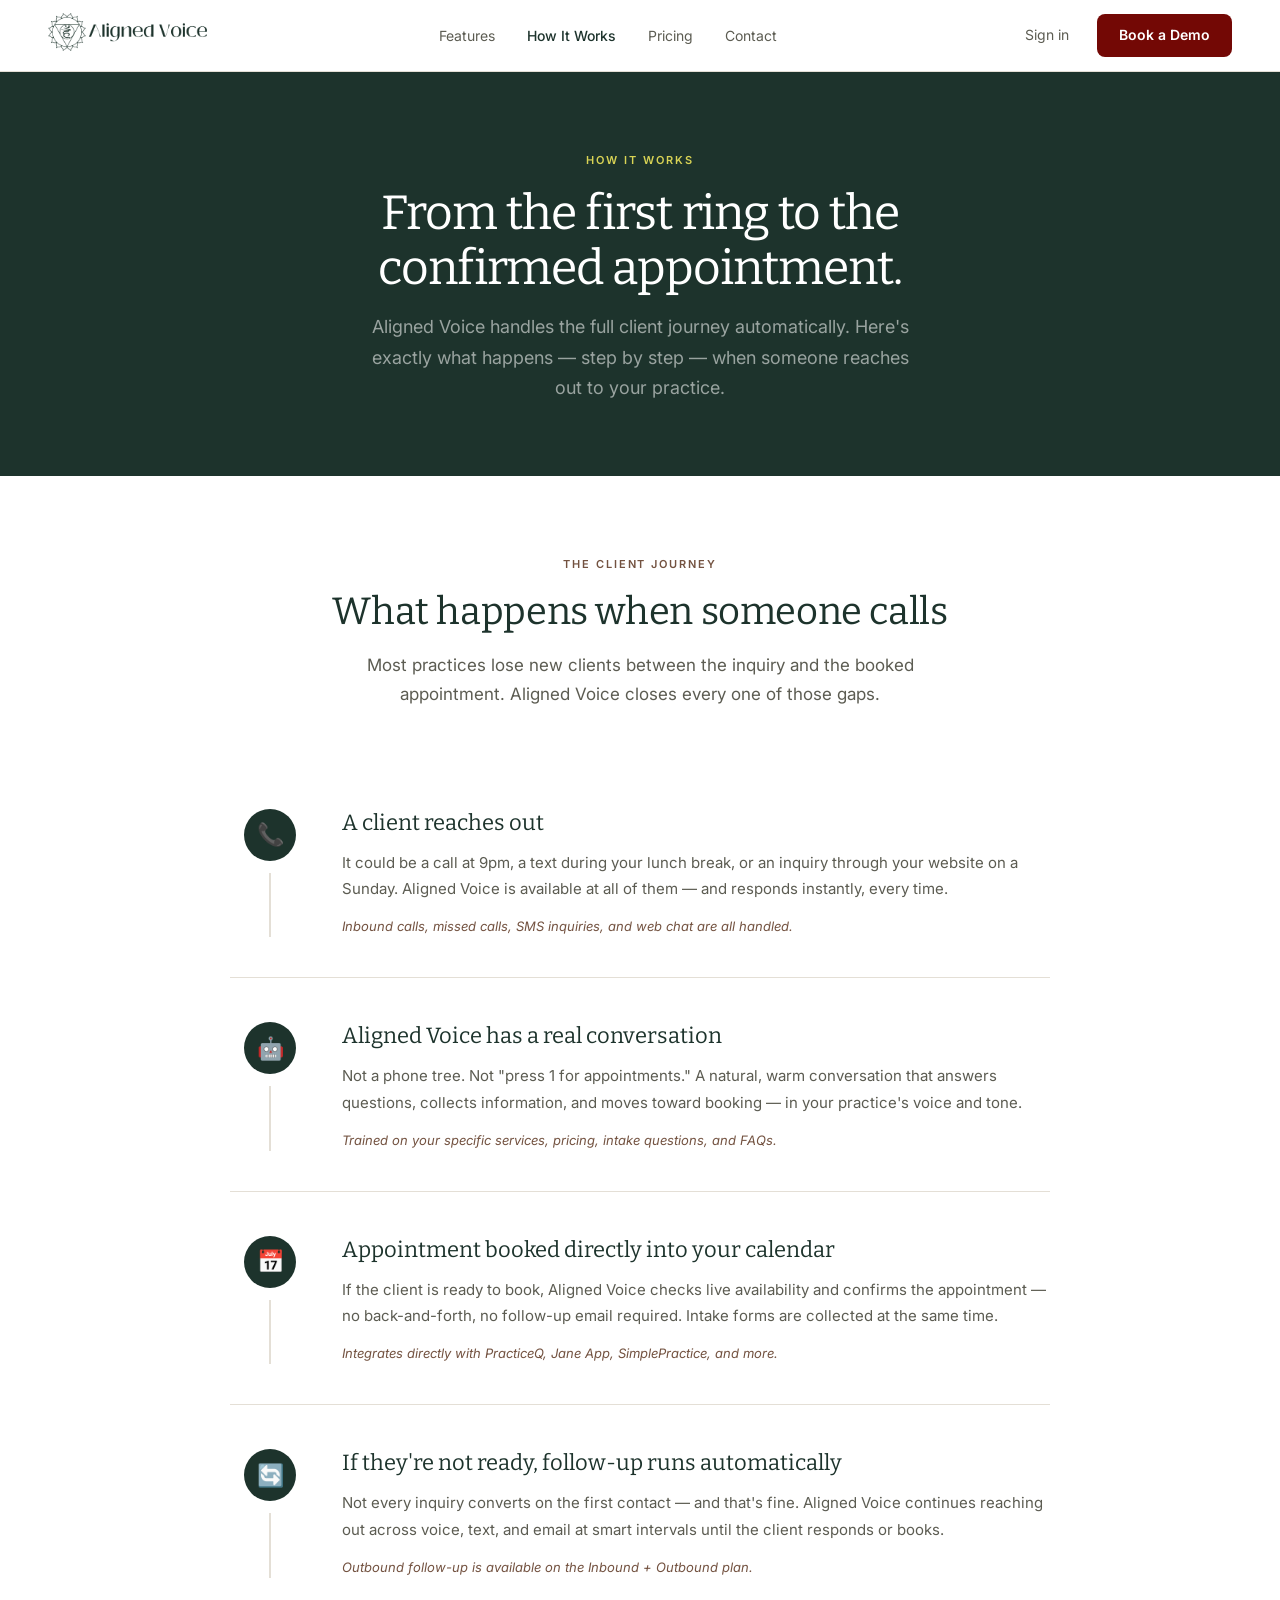
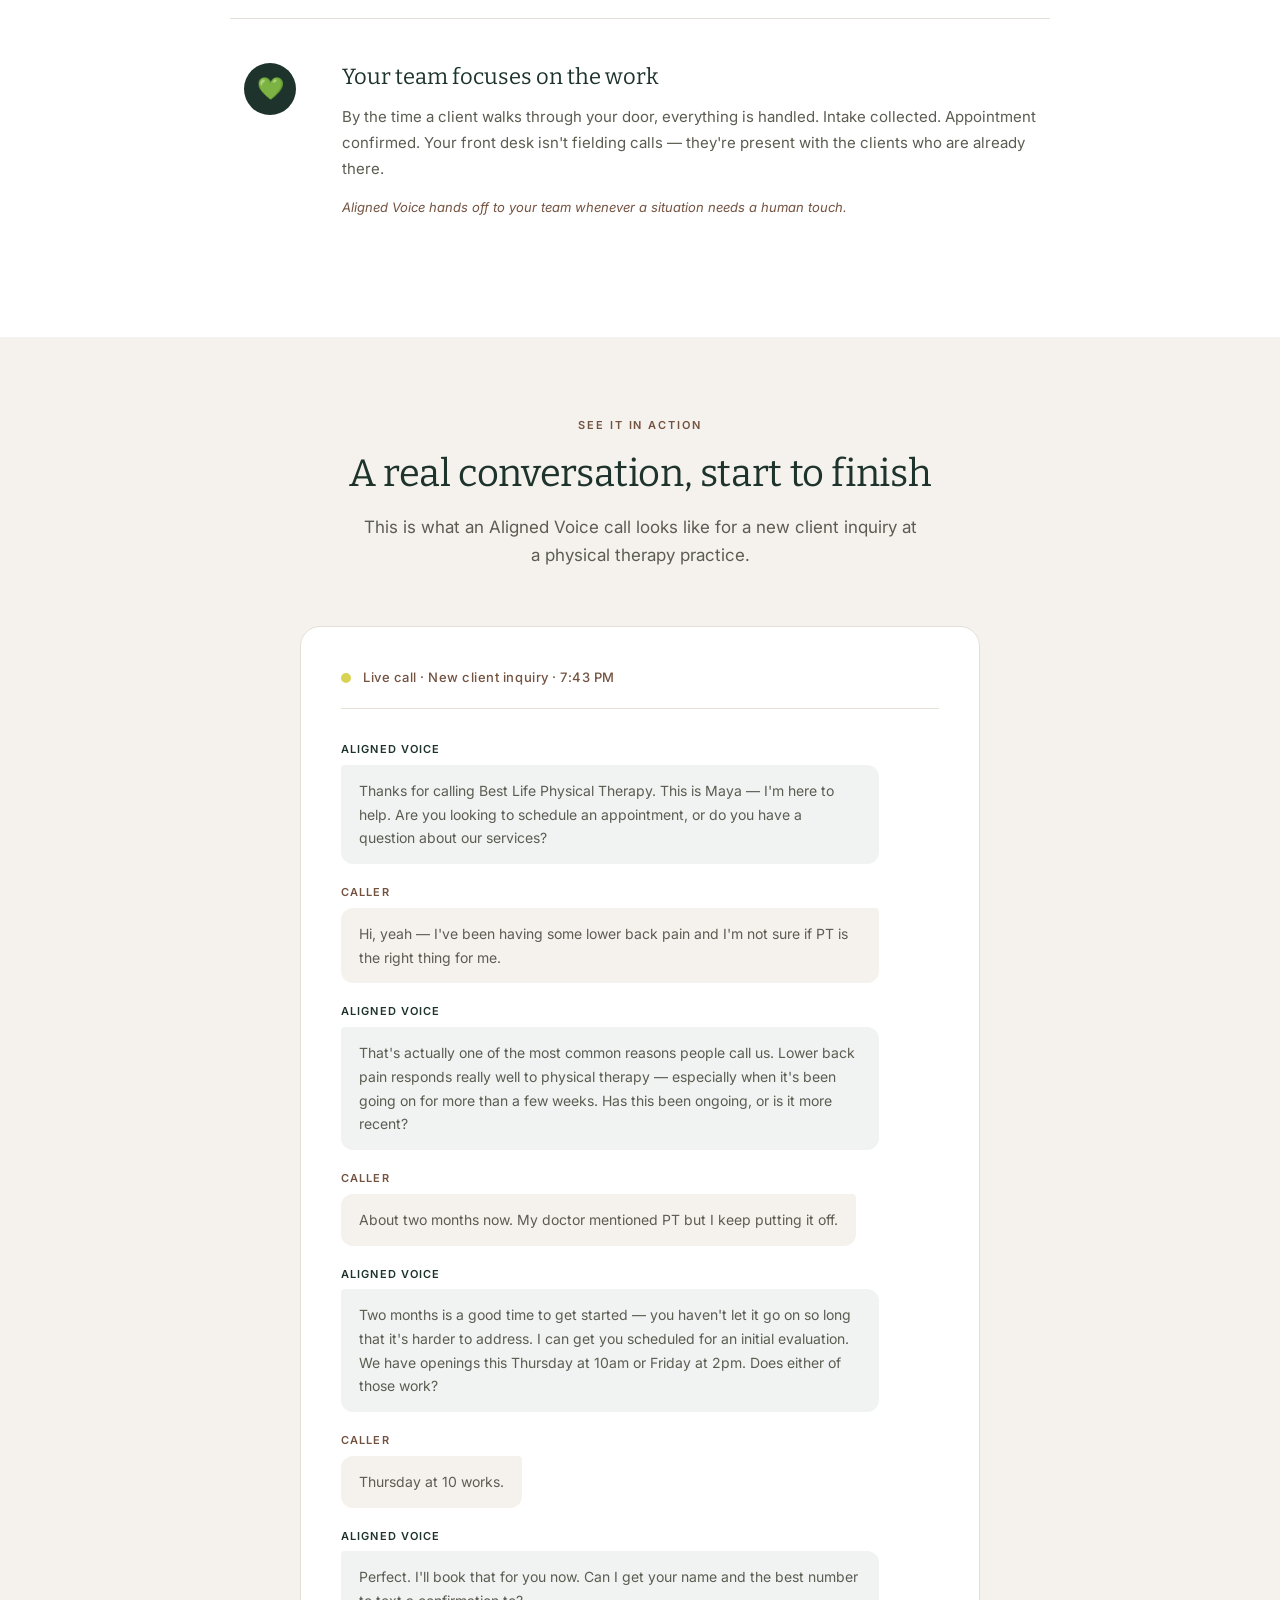
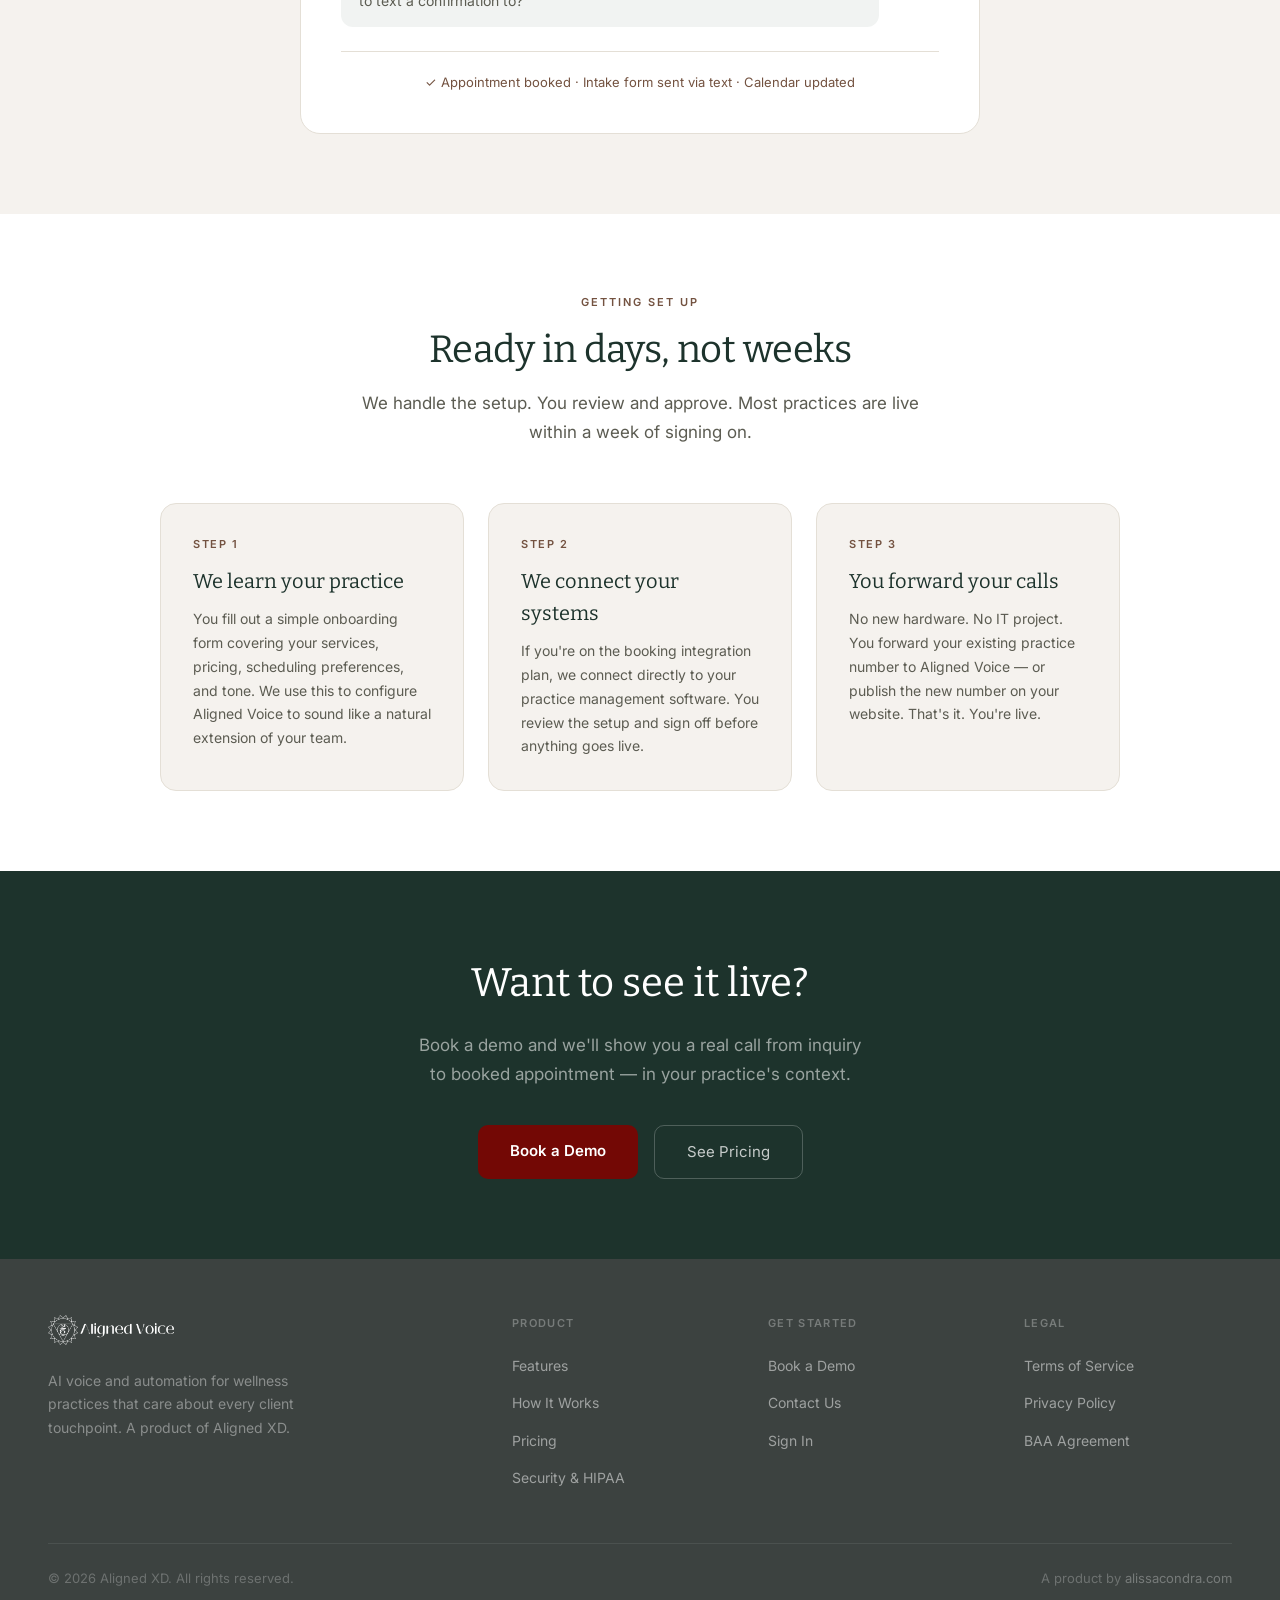
<file: how-it-works.html>
<!DOCTYPE html>
<html lang="en">
<head>
<meta charset="UTF-8">
<meta name="viewport" content="width=device-width, initial-scale=1.0">
<title>How It Works — Aligned Voice</title>
<meta name="description" content="See exactly how Aligned Voice handles calls, books appointments, and follows up — from the first ring to the confirmed appointment.">
<link rel="preconnect" href="https://fonts.googleapis.com">
<link href="https://fonts.googleapis.com/css2?family=Bitter:ital,wght@0,300;0,400;0,500;1,300;1,400&family=Inter:wght@300;400;500;600&display=swap" rel="stylesheet">
<style>
  :root { --stone:#f5f2ee; --forest:#1d332c; --brown:#735240; --yellow:#d8d355; --red:#730805; --charcoal:#3c4240; --body:#5c5c52; --stone-mid:#e4dfd6; }
  * { margin:0; padding:0; box-sizing:border-box; }
  body { font-family:'Inter',system-ui,sans-serif; color:var(--forest); background:white; line-height:1.6; }

  nav { position:sticky; top:0; z-index:100; background:white; border-bottom:1px solid var(--stone-mid); padding:0 48px; height:72px; display:flex; align-items:center; justify-content:space-between; }
  .nav-logo img { height:38px; mix-blend-mode: multiply; }
  .nav-links { display:flex; align-items:center; gap:32px; list-style:none; }
  .nav-links a { font-size:14px; color:var(--body); text-decoration:none; }
  .nav-links a:hover, .nav-links a.active { color:var(--forest); font-weight:500; }
  .nav-cta { display:flex; align-items:center; gap:12px; }
  .btn-ghost { font-size:14px; color:var(--body); text-decoration:none; padding:8px 16px; }
  .btn-nav { font-size:14px; font-weight:600; background:var(--red); color:white; text-decoration:none; padding:10px 22px; border-radius:8px; }

  .page-hero { background:var(--forest); padding:80px 48px 72px; text-align:center; }
  .page-hero .label { font-size:11px; letter-spacing:.18em; text-transform:uppercase; color:var(--yellow); font-weight:600; margin-bottom:16px; }
  .page-hero h1 { font-family:'Bitter',Georgia,serif; font-size:48px; font-weight:400; color:white; margin-bottom:16px; letter-spacing:-.02em; line-height:1.15; }
  .page-hero p { font-size:18px; color:rgba(255,255,255,.55); max-width:560px; margin:0 auto; line-height:1.7; }

  .section { padding:80px 48px; }
  .section-label { font-size:11px; letter-spacing:.18em; text-transform:uppercase; color:var(--brown); font-weight:600; margin-bottom:16px; text-align:center; }
  .section-title { font-family:'Bitter',Georgia,serif; font-size:38px; font-weight:400; color:var(--forest); text-align:center; margin-bottom:16px; letter-spacing:-.01em; line-height:1.2; }
  .section-sub { font-size:17px; color:var(--body); text-align:center; max-width:560px; margin:0 auto 56px; line-height:1.7; }

  /* JOURNEY */
  .journey { background:white; }
  .journey-steps { max-width:820px; margin:0 auto; display:flex; flex-direction:column; gap:0; }
  .journey-step { display:grid; grid-template-columns:80px 1fr; gap:32px; padding:40px 0; border-bottom:1px solid var(--stone-mid); }
  .journey-step:last-child { border-bottom:none; }
  .step-number { display:flex; flex-direction:column; align-items:center; gap:12px; padding-top:4px; }
  .step-circle { width:52px; height:52px; border-radius:50%; background:var(--forest); display:flex; align-items:center; justify-content:center; font-size:22px; flex-shrink:0; }
  .step-line { width:2px; flex:1; background:var(--stone-mid); min-height:24px; }
  .journey-step:last-child .step-line { display:none; }
  .step-content h3 { font-family:'Bitter',Georgia,serif; font-size:22px; font-weight:400; color:var(--forest); margin-bottom:10px; }
  .step-content p { font-size:15px; color:var(--body); line-height:1.75; margin-bottom:14px; }
  .step-detail { font-size:13px; color:var(--brown); font-style:italic; }

  /* CALL TRANSCRIPT */
  .transcript-section { background:var(--stone); padding:80px 48px; }
  .transcript-box { max-width:680px; margin:0 auto; background:white; border-radius:20px; padding:40px; border:1px solid var(--stone-mid); }
  .transcript-header { display:flex; align-items:center; gap:12px; margin-bottom:32px; padding-bottom:20px; border-bottom:1px solid var(--stone-mid); }
  .transcript-header .dot { width:10px; height:10px; background:var(--yellow); border-radius:50%; animation:pulse 2s infinite; }
  @keyframes pulse { 0%,100%{opacity:1} 50%{opacity:.4} }
  .transcript-header span { font-size:13px; color:var(--brown); font-weight:500; letter-spacing:.04em; }
  .message { margin-bottom:20px; }
  .message .speaker { font-size:11px; font-weight:600; letter-spacing:.1em; text-transform:uppercase; margin-bottom:6px; }
  .message.ai .speaker { color:var(--forest); }
  .message.caller .speaker { color:var(--brown); }
  .message .bubble { font-size:14px; line-height:1.7; color:var(--body); background:var(--stone); padding:14px 18px; border-radius:12px; display:inline-block; max-width:90%; }
  .message.ai .bubble { background:rgba(29,51,44,.06); border-radius:4px 12px 12px 12px; }
  .message.caller .bubble { background:var(--stone); border-radius:12px 4px 12px 12px; }
  .transcript-footer { margin-top:24px; padding-top:20px; border-top:1px solid var(--stone-mid); font-size:13px; color:var(--brown); text-align:center; }

  /* SETUP */
  .setup { background:white; padding:80px 48px; }
  .setup-grid { display:grid; grid-template-columns:repeat(3,1fr); gap:24px; max-width:960px; margin:0 auto; }
  .setup-card { background:var(--stone); border-radius:16px; padding:32px; border:1px solid var(--stone-mid); }
  .setup-step { font-size:11px; font-weight:600; letter-spacing:.14em; text-transform:uppercase; color:var(--brown); margin-bottom:12px; }
  .setup-card h3 { font-family:'Bitter',Georgia,serif; font-size:20px; font-weight:400; color:var(--forest); margin-bottom:10px; }
  .setup-card p { font-size:14px; color:var(--body); line-height:1.7; }

  .cta-section { background:var(--forest); padding:80px 48px; text-align:center; }
  .cta-section h2 { font-family:'Bitter',Georgia,serif; font-size:40px; font-weight:400; color:white; margin-bottom:16px; }
  .cta-section p { font-size:17px; color:rgba(255,255,255,.55); max-width:460px; margin:0 auto 36px; line-height:1.7; }
  .cta-buttons { display:flex; gap:16px; justify-content:center; flex-wrap:wrap; }
  .btn-cta-primary { font-size:15px; font-weight:600; background:var(--red); color:white; text-decoration:none; padding:14px 32px; border-radius:10px; }
  .btn-cta-secondary { font-size:15px; color:rgba(255,255,255,.75); text-decoration:none; padding:14px 32px; border-radius:10px; border:1.5px solid rgba(255,255,255,.22); }

  footer { background:var(--charcoal); padding:56px 48px 36px; }
  .footer-top { display:grid; grid-template-columns:2fr 1fr 1fr 1fr; gap:48px; margin-bottom:40px; }
  .footer-brand p { font-size:14px; color:rgba(255,255,255,.4); line-height:1.7; margin-top:16px; max-width:280px; }
  .footer-brand img { height:30px; }
  .footer-col h5 { font-size:11px; font-weight:600; letter-spacing:.12em; text-transform:uppercase; color:rgba(255,255,255,.3); margin-bottom:20px; }
  .footer-col ul { list-style:none; }
  .footer-col li { margin-bottom:12px; }
  .footer-col a { font-size:14px; color:rgba(255,255,255,.5); text-decoration:none; }
  .footer-col a:hover { color:white; }
  .footer-bottom { border-top:1px solid rgba(255,255,255,.08); padding-top:24px; display:flex; justify-content:space-between; }
  .footer-bottom p { font-size:13px; color:rgba(255,255,255,.25); }
  .footer-bottom a { color:rgba(255,255,255,.3); text-decoration:none; }
</style>
</head>
<body>

<nav>
  <a href="index.html" class="nav-logo"><img src="Aligned_Voice_Logo.png" alt="Aligned Voice"></a>
  <ul class="nav-links">
    <li><a href="features.html">Features</a></li>
    <li><a href="how-it-works.html" class="active">How It Works</a></li>
    <li><a href="pricing.html">Pricing</a></li>
    <li><a href="contact.html">Contact</a></li>
  </ul>
  <div class="nav-cta">
    <a href="#" class="btn-ghost">Sign in</a>
    <a href="contact.html" class="btn-nav">Book a Demo</a>
  </div>
</nav>

<div class="page-hero">
  <div class="label">How It Works</div>
  <h1>From the first ring to the<br>confirmed appointment.</h1>
  <p>Aligned Voice handles the full client journey automatically. Here's exactly what happens — step by step — when someone reaches out to your practice.</p>
</div>

<section class="section journey">
  <div class="section-label">The Client Journey</div>
  <h2 class="section-title">What happens when someone calls</h2>
  <p class="section-sub">Most practices lose new clients between the inquiry and the booked appointment. Aligned Voice closes every one of those gaps.</p>

  <div class="journey-steps">
    <div class="journey-step">
      <div class="step-number"><div class="step-circle">📞</div><div class="step-line"></div></div>
      <div class="step-content">
        <h3>A client reaches out</h3>
        <p>It could be a call at 9pm, a text during your lunch break, or an inquiry through your website on a Sunday. Aligned Voice is available at all of them — and responds instantly, every time.</p>
        <div class="step-detail">Inbound calls, missed calls, SMS inquiries, and web chat are all handled.</div>
      </div>
    </div>
    <div class="journey-step">
      <div class="step-number"><div class="step-circle">🤖</div><div class="step-line"></div></div>
      <div class="step-content">
        <h3>Aligned Voice has a real conversation</h3>
        <p>Not a phone tree. Not "press 1 for appointments." A natural, warm conversation that answers questions, collects information, and moves toward booking — in your practice's voice and tone.</p>
        <div class="step-detail">Trained on your specific services, pricing, intake questions, and FAQs.</div>
      </div>
    </div>
    <div class="journey-step">
      <div class="step-number"><div class="step-circle">📅</div><div class="step-line"></div></div>
      <div class="step-content">
        <h3>Appointment booked directly into your calendar</h3>
        <p>If the client is ready to book, Aligned Voice checks live availability and confirms the appointment — no back-and-forth, no follow-up email required. Intake forms are collected at the same time.</p>
        <div class="step-detail">Integrates directly with PracticeQ, Jane App, SimplePractice, and more.</div>
      </div>
    </div>
    <div class="journey-step">
      <div class="step-number"><div class="step-circle">🔄</div><div class="step-line"></div></div>
      <div class="step-content">
        <h3>If they're not ready, follow-up runs automatically</h3>
        <p>Not every inquiry converts on the first contact — and that's fine. Aligned Voice continues reaching out across voice, text, and email at smart intervals until the client responds or books.</p>
        <div class="step-detail">Outbound follow-up is available on the Inbound + Outbound plan.</div>
      </div>
    </div>
    <div class="journey-step">
      <div class="step-number"><div class="step-circle">💚</div><div class="step-line"></div></div>
      <div class="step-content">
        <h3>Your team focuses on the work</h3>
        <p>By the time a client walks through your door, everything is handled. Intake collected. Appointment confirmed. Your front desk isn't fielding calls — they're present with the clients who are already there.</p>
        <div class="step-detail">Aligned Voice hands off to your team whenever a situation needs a human touch.</div>
      </div>
    </div>
  </div>
</section>

<section class="transcript-section">
  <div class="section-label">See It In Action</div>
  <h2 class="section-title" style="color:var(--forest);">A real conversation, start to finish</h2>
  <p class="section-sub">This is what an Aligned Voice call looks like for a new client inquiry at a physical therapy practice.</p>

  <div class="transcript-box">
    <div class="transcript-header">
      <div class="dot"></div>
      <span>Live call · New client inquiry · 7:43 PM</span>
    </div>
    <div class="message ai"><div class="speaker">Aligned Voice</div><div class="bubble">Thanks for calling Best Life Physical Therapy. This is Maya — I'm here to help. Are you looking to schedule an appointment, or do you have a question about our services?</div></div>
    <div class="message caller"><div class="speaker">Caller</div><div class="bubble">Hi, yeah — I've been having some lower back pain and I'm not sure if PT is the right thing for me.</div></div>
    <div class="message ai"><div class="speaker">Aligned Voice</div><div class="bubble">That's actually one of the most common reasons people call us. Lower back pain responds really well to physical therapy — especially when it's been going on for more than a few weeks. Has this been ongoing, or is it more recent?</div></div>
    <div class="message caller"><div class="speaker">Caller</div><div class="bubble">About two months now. My doctor mentioned PT but I keep putting it off.</div></div>
    <div class="message ai"><div class="speaker">Aligned Voice</div><div class="bubble">Two months is a good time to get started — you haven't let it go on so long that it's harder to address. I can get you scheduled for an initial evaluation. We have openings this Thursday at 10am or Friday at 2pm. Does either of those work?</div></div>
    <div class="message caller"><div class="speaker">Caller</div><div class="bubble">Thursday at 10 works.</div></div>
    <div class="message ai"><div class="speaker">Aligned Voice</div><div class="bubble">Perfect. I'll book that for you now. Can I get your name and the best number to text a confirmation to?</div></div>
    <div class="transcript-footer">✓ Appointment booked · Intake form sent via text · Calendar updated</div>
  </div>
</section>

<section class="setup">
  <div class="section-label">Getting Set Up</div>
  <h2 class="section-title">Ready in days, not weeks</h2>
  <p class="section-sub">We handle the setup. You review and approve. Most practices are live within a week of signing on.</p>
  <div class="setup-grid">
    <div class="setup-card">
      <div class="setup-step">Step 1</div>
      <h3>We learn your practice</h3>
      <p>You fill out a simple onboarding form covering your services, pricing, scheduling preferences, and tone. We use this to configure Aligned Voice to sound like a natural extension of your team.</p>
    </div>
    <div class="setup-card">
      <div class="setup-step">Step 2</div>
      <h3>We connect your systems</h3>
      <p>If you're on the booking integration plan, we connect directly to your practice management software. You review the setup and sign off before anything goes live.</p>
    </div>
    <div class="setup-card">
      <div class="setup-step">Step 3</div>
      <h3>You forward your calls</h3>
      <p>No new hardware. No IT project. You forward your existing practice number to Aligned Voice — or publish the new number on your website. That's it. You're live.</p>
    </div>
  </div>
</section>

<section class="cta-section">
  <h2>Want to see it live?</h2>
  <p>Book a demo and we'll show you a real call from inquiry to booked appointment — in your practice's context.</p>
  <div class="cta-buttons">
    <a href="contact.html" class="btn-cta-primary">Book a Demo</a>
    <a href="pricing.html" class="btn-cta-secondary">See Pricing</a>
  </div>
</section>

<footer>
  <div class="footer-top">
    <div class="footer-brand"><img src="Aligned_Voice_Logo__White.png" alt="Aligned Voice"><p>AI voice and automation for wellness practices that care about every client touchpoint. A product of Aligned XD.</p></div>
    <div class="footer-col"><h5>Product</h5><ul><li><a href="features.html">Features</a></li><li><a href="how-it-works.html">How It Works</a></li><li><a href="pricing.html">Pricing</a></li><li><a href="index.html#security">Security &amp; HIPAA</a></li></ul></div>
    <div class="footer-col"><h5>Get Started</h5><ul><li><a href="contact.html">Book a Demo</a></li><li><a href="contact.html">Contact Us</a></li><li><a href="#">Sign In</a></li></ul></div>
    <div class="footer-col"><h5>Legal</h5><ul><li><a href="#">Terms of Service</a></li><li><a href="#">Privacy Policy</a></li><li><a href="#">BAA Agreement</a></li></ul></div>
  </div>
  <div class="footer-bottom">
    <p>© 2026 Aligned XD. All rights reserved.</p>
    <p>A product by <a href="https://alissacondra.com">alissacondra.com</a></p>
  </div>
</footer>
</body>
</html>
</file>
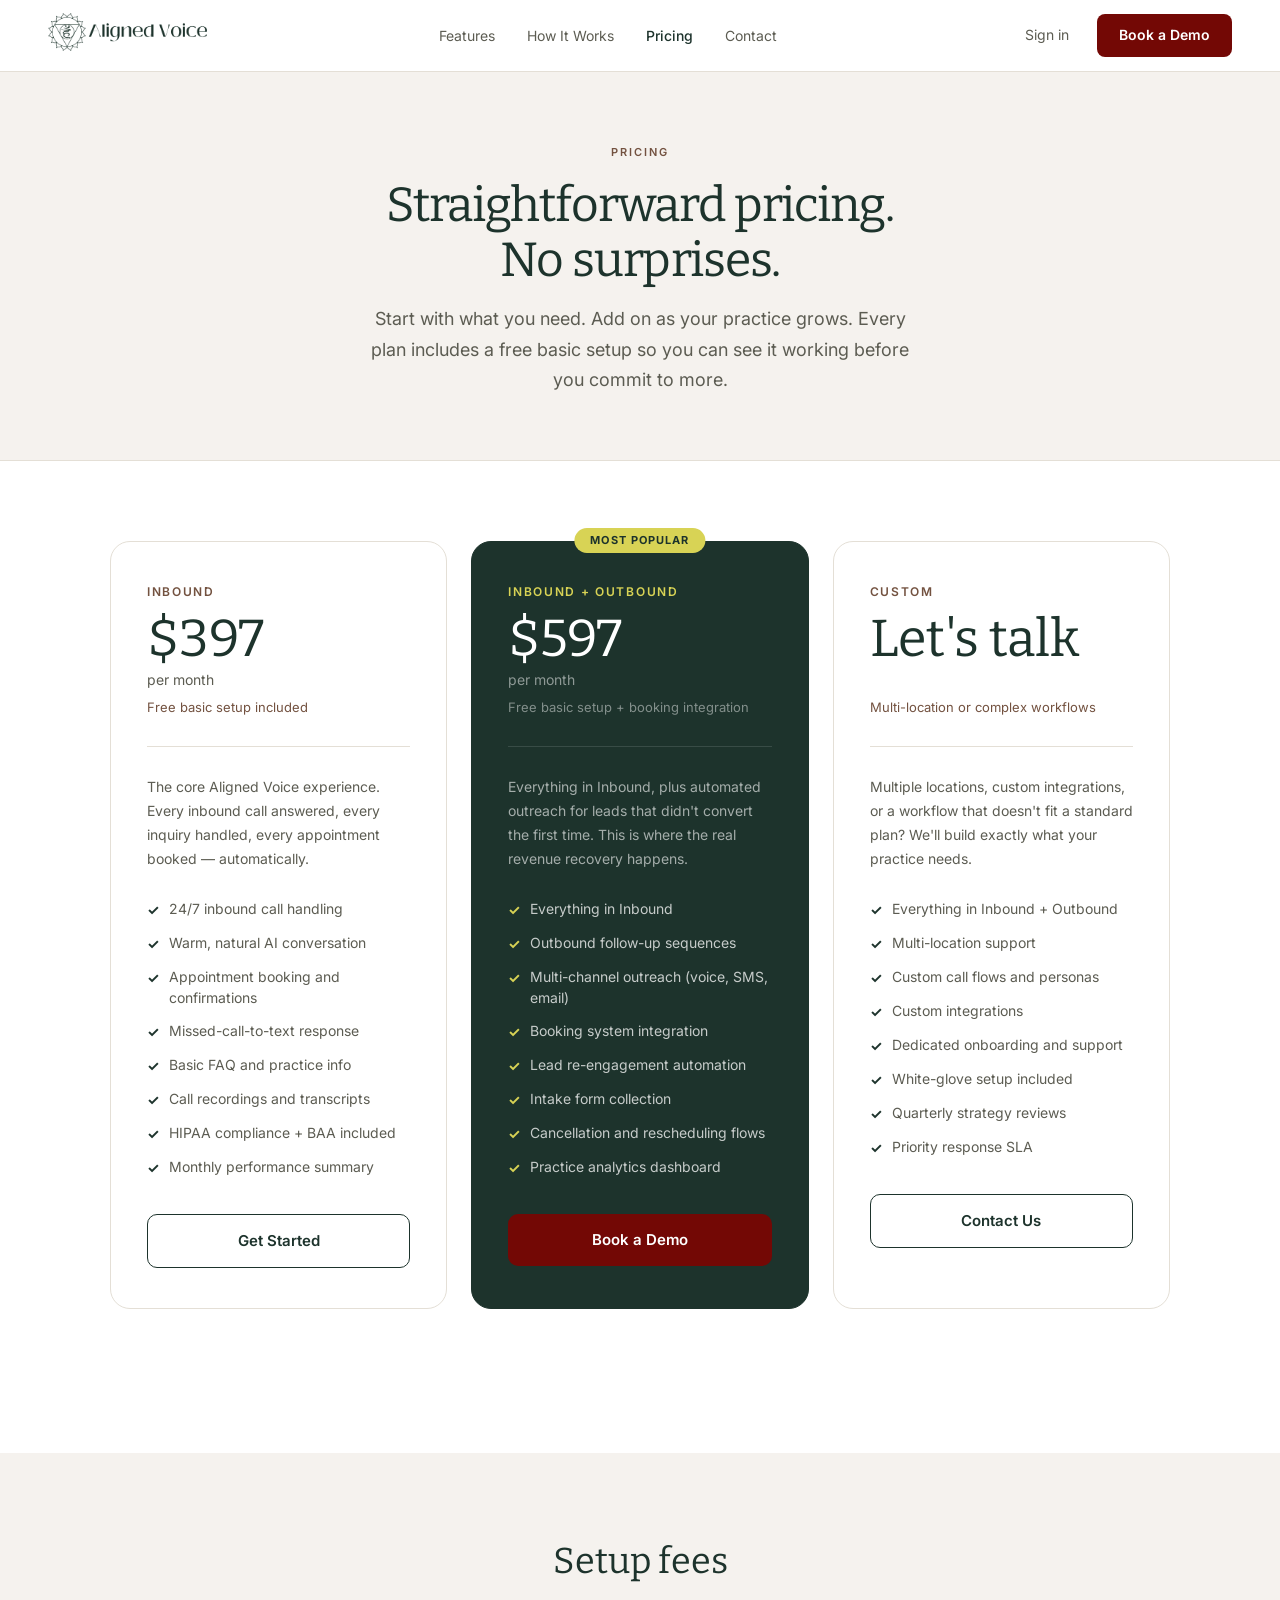
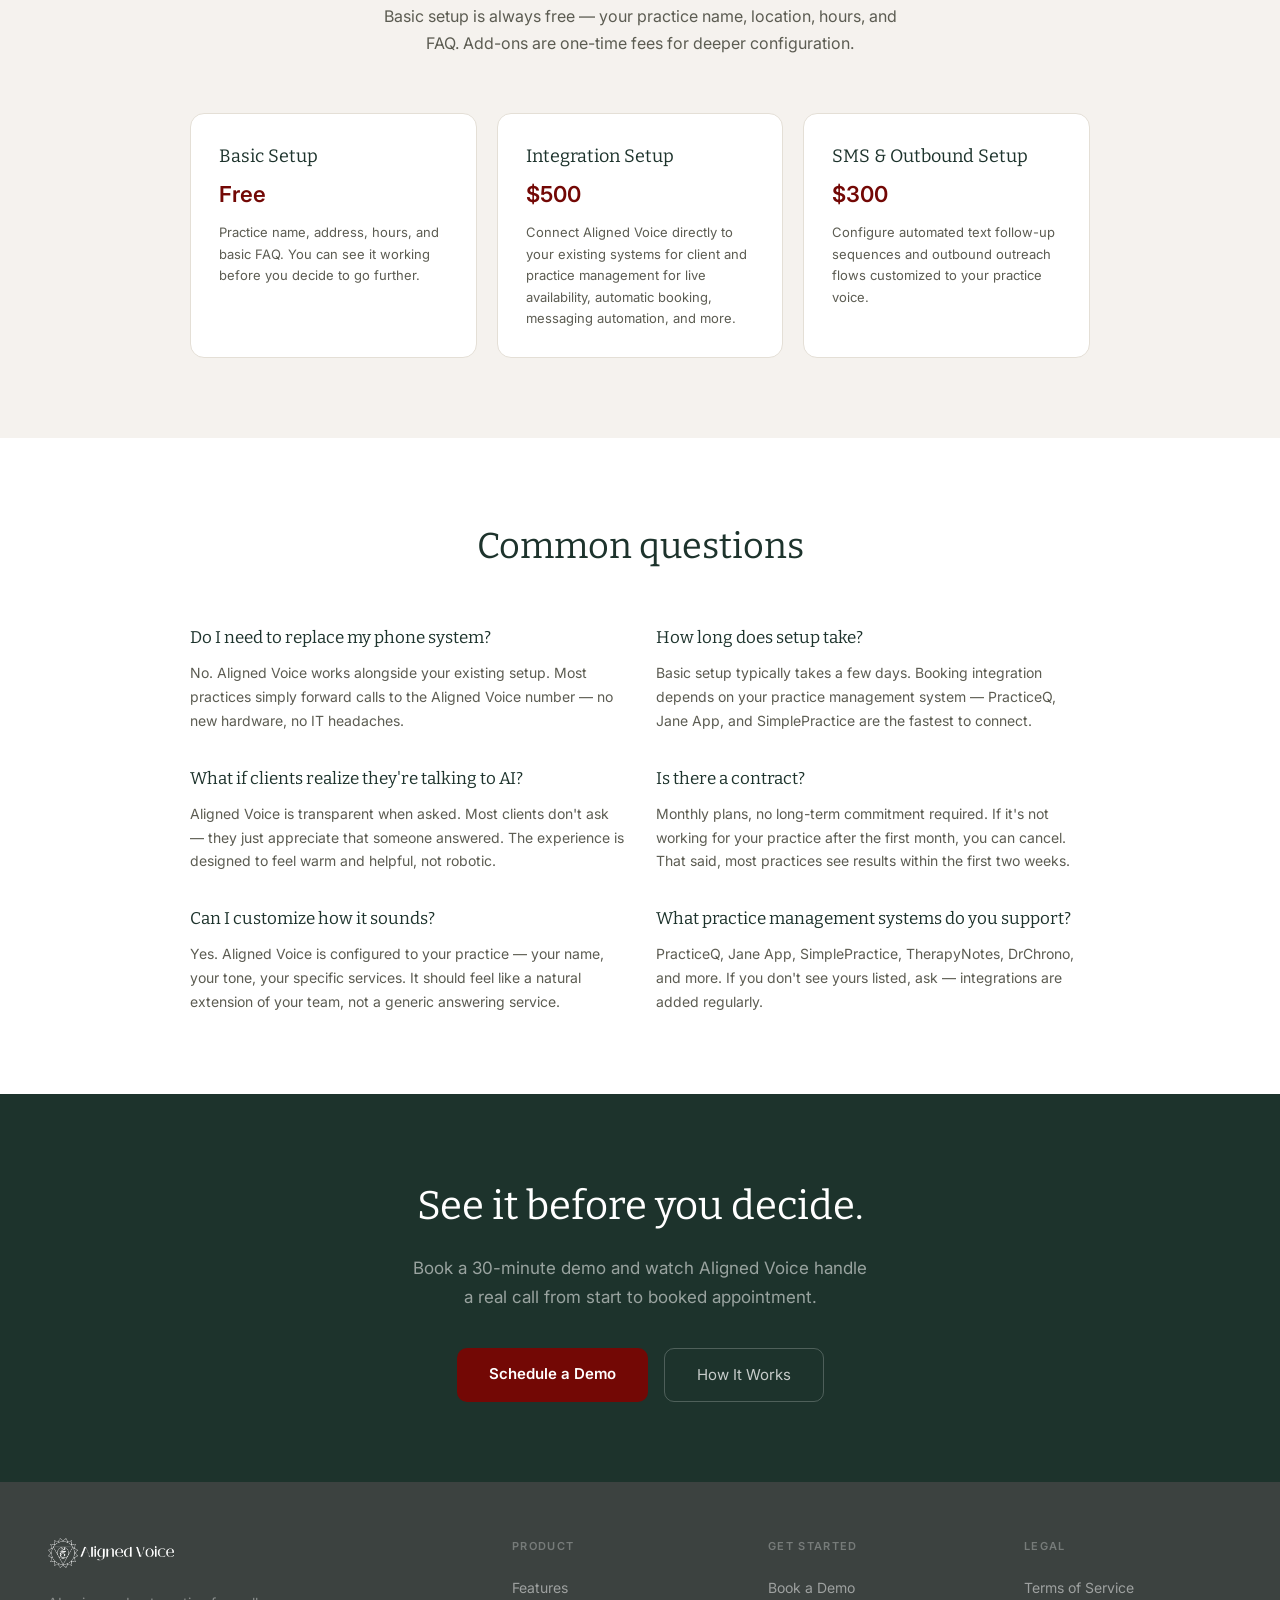
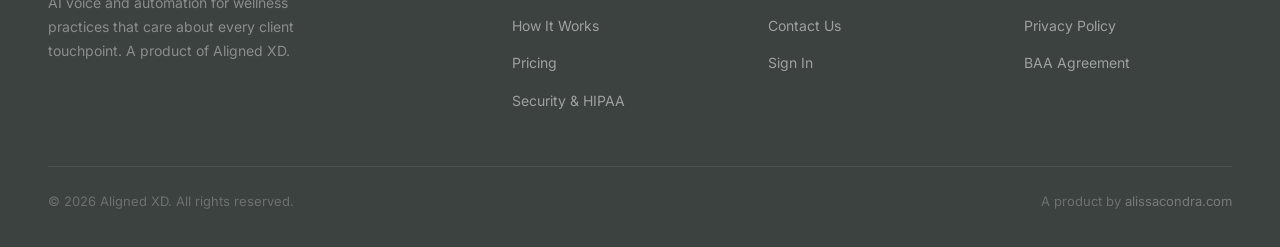
<file: pricing.html>
<!DOCTYPE html>
<html lang="en">
<head>
<meta charset="UTF-8">
<meta name="viewport" content="width=device-width, initial-scale=1.0">
<title>Pricing — Aligned Voice</title>
<meta name="description" content="Simple, transparent pricing for wellness practices. Start with inbound AI voice for $397/month. Add outbound automation and booking integration when you're ready.">
<link rel="preconnect" href="https://fonts.googleapis.com">
<link href="https://fonts.googleapis.com/css2?family=Bitter:ital,wght@0,300;0,400;0,500;1,300;1,400&family=Inter:wght@300;400;500;600&display=swap" rel="stylesheet">
<style>
  :root { --stone:#f5f2ee; --forest:#1d332c; --brown:#735240; --yellow:#d8d355; --red:#730805; --charcoal:#3c4240; --body:#5c5c52; --stone-mid:#e4dfd6; }
  * { margin:0; padding:0; box-sizing:border-box; }
  body { font-family:'Inter',system-ui,sans-serif; color:var(--forest); background:white; line-height:1.6; }

  nav { position:sticky; top:0; z-index:100; background:white; border-bottom:1px solid var(--stone-mid); padding:0 48px; height:72px; display:flex; align-items:center; justify-content:space-between; }
  .nav-logo img { height:38px; mix-blend-mode: multiply; }
  .nav-links { display:flex; align-items:center; gap:32px; list-style:none; }
  .nav-links a { font-size:14px; color:var(--body); text-decoration:none; }
  .nav-links a:hover, .nav-links a.active { color:var(--forest); font-weight:500; }
  .nav-cta { display:flex; align-items:center; gap:12px; }
  .btn-ghost { font-size:14px; color:var(--body); text-decoration:none; padding:8px 16px; }
  .btn-nav { font-size:14px; font-weight:600; background:var(--red); color:white; text-decoration:none; padding:10px 22px; border-radius:8px; }

  .page-hero { background:var(--stone); padding:72px 48px 64px; text-align:center; border-bottom:1px solid var(--stone-mid); }
  .page-hero .label { font-size:11px; letter-spacing:.18em; text-transform:uppercase; color:var(--brown); font-weight:600; margin-bottom:16px; }
  .page-hero h1 { font-family:'Bitter',Georgia,serif; font-size:48px; font-weight:400; color:var(--forest); margin-bottom:16px; letter-spacing:-.02em; line-height:1.15; }
  .page-hero p { font-size:18px; color:var(--body); max-width:540px; margin:0 auto; line-height:1.7; }

  .pricing-section { padding:80px 48px; background:white; }
  .pricing-grid { display:grid; grid-template-columns:repeat(3,1fr); gap:24px; max-width:1060px; margin:0 auto 64px; }

  .pricing-card { border-radius:20px; padding:40px 36px; border:1.5px solid var(--stone-mid); position:relative; }
  .pricing-card.featured { border-color:var(--forest); background:var(--forest); }
  .pricing-badge { position:absolute; top:-14px; left:50%; transform:translateX(-50%); background:var(--yellow); color:var(--forest); font-size:11px; font-weight:700; letter-spacing:.1em; text-transform:uppercase; padding:4px 16px; border-radius:100px; white-space:nowrap; }

  .pricing-card .plan-name { font-size:12px; font-weight:600; letter-spacing:.14em; text-transform:uppercase; color:var(--brown); margin-bottom:12px; }
  .pricing-card.featured .plan-name { color:var(--yellow); }
  .pricing-card .price { font-family:'Bitter',Georgia,serif; font-size:52px; font-weight:400; color:var(--forest); line-height:1; margin-bottom:4px; }
  .pricing-card.featured .price { color:white; }
  .pricing-card .price-period { font-size:14px; color:var(--body); margin-bottom:6px; }
  .pricing-card.featured .price-period { color:rgba(255,255,255,.5); }
  .pricing-card .price-note { font-size:13px; color:var(--brown); margin-bottom:28px; }
  .pricing-card.featured .price-note { color:rgba(255,255,255,.45); }

  .pricing-divider { height:1px; background:var(--stone-mid); margin-bottom:28px; }
  .pricing-card.featured .pricing-divider { background:rgba(255,255,255,.12); }

  .pricing-card .plan-desc { font-size:14px; color:var(--body); line-height:1.7; margin-bottom:28px; }
  .pricing-card.featured .plan-desc { color:rgba(255,255,255,.6); }

  .pricing-list { list-style:none; display:flex; flex-direction:column; gap:12px; margin-bottom:36px; }
  .pricing-list li { font-size:14px; color:var(--body); display:flex; align-items:flex-start; gap:10px; line-height:1.5; }
  .pricing-card.featured .pricing-list li { color:rgba(255,255,255,.75); }
  .pricing-list li::before { content:'✓'; color:var(--forest); font-weight:700; flex-shrink:0; margin-top:1px; }
  .pricing-card.featured .pricing-list li::before { color:var(--yellow); }

  .btn-plan { display:block; text-align:center; font-size:15px; font-weight:600; text-decoration:none; padding:14px 24px; border-radius:10px; }
  .btn-plan-outline { border:1.5px solid var(--forest); color:var(--forest); background:transparent; }
  .btn-plan-primary { background:var(--red); color:white; border:none; }
  .btn-plan-white { background:white; color:var(--forest); }

  .setup-section { background:var(--stone); padding:80px 48px; }
  .setup-section h2 { font-family:'Bitter',Georgia,serif; font-size:36px; font-weight:400; color:var(--forest); text-align:center; margin-bottom:12px; }
  .setup-section > p { font-size:16px; color:var(--body); text-align:center; max-width:520px; margin:0 auto 56px; line-height:1.7; }
  .setup-grid { display:grid; grid-template-columns:repeat(3,1fr); gap:20px; max-width:900px; margin:0 auto; }
  .setup-card { background:white; border-radius:14px; padding:28px; border:1px solid var(--stone-mid); }
  .setup-card h4 { font-family:'Bitter',Georgia,serif; font-size:18px; font-weight:400; color:var(--forest); margin-bottom:6px; }
  .setup-card .setup-price { font-size:22px; font-weight:600; color:var(--red); margin-bottom:10px; }
  .setup-card p { font-size:13px; color:var(--body); line-height:1.65; }

  .faq-section { padding:80px 48px; background:white; }
  .faq-section h2 { font-family:'Bitter',Georgia,serif; font-size:36px; font-weight:400; color:var(--forest); text-align:center; margin-bottom:48px; }
  .faq-grid { display:grid; grid-template-columns:repeat(2,1fr); gap:32px; max-width:900px; margin:0 auto; }
  .faq-item h4 { font-family:'Bitter',Georgia,serif; font-size:17px; font-weight:400; color:var(--forest); margin-bottom:10px; }
  .faq-item p { font-size:14px; color:var(--body); line-height:1.7; }

  .cta-section { background:var(--forest); padding:80px 48px; text-align:center; }
  .cta-section h2 { font-family:'Bitter',Georgia,serif; font-size:40px; font-weight:400; color:white; margin-bottom:16px; }
  .cta-section p { font-size:17px; color:rgba(255,255,255,.55); max-width:460px; margin:0 auto 36px; line-height:1.7; }
  .cta-buttons { display:flex; gap:16px; justify-content:center; flex-wrap:wrap; }
  .btn-cta-primary { font-size:15px; font-weight:600; background:var(--red); color:white; text-decoration:none; padding:14px 32px; border-radius:10px; }
  .btn-cta-secondary { font-size:15px; color:rgba(255,255,255,.75); text-decoration:none; padding:14px 32px; border-radius:10px; border:1.5px solid rgba(255,255,255,.22); }

  footer { background:var(--charcoal); padding:56px 48px 36px; }
  .footer-top { display:grid; grid-template-columns:2fr 1fr 1fr 1fr; gap:48px; margin-bottom:40px; }
  .footer-brand p { font-size:14px; color:rgba(255,255,255,.4); line-height:1.7; margin-top:16px; max-width:280px; }
  .footer-brand img { height:30px; }
  .footer-col h5 { font-size:11px; font-weight:600; letter-spacing:.12em; text-transform:uppercase; color:rgba(255,255,255,.3); margin-bottom:20px; }
  .footer-col ul { list-style:none; }
  .footer-col li { margin-bottom:12px; }
  .footer-col a { font-size:14px; color:rgba(255,255,255,.5); text-decoration:none; }
  .footer-col a:hover { color:white; }
  .footer-bottom { border-top:1px solid rgba(255,255,255,.08); padding-top:24px; display:flex; justify-content:space-between; }
  .footer-bottom p { font-size:13px; color:rgba(255,255,255,.25); }
  .footer-bottom a { color:rgba(255,255,255,.3); text-decoration:none; }
</style>
</head>
<body>

<nav>
  <a href="index.html" class="nav-logo"><img src="Aligned_Voice_Logo.png" alt="Aligned Voice"></a>
  <ul class="nav-links">
    <li><a href="features.html">Features</a></li>
    <li><a href="how-it-works.html">How It Works</a></li>
    <li><a href="pricing.html" class="active">Pricing</a></li>
    <li><a href="contact.html">Contact</a></li>
  </ul>
  <div class="nav-cta">
    <a href="#" class="btn-ghost">Sign in</a>
    <a href="contact.html" class="btn-nav">Book a Demo</a>
  </div>
</nav>

<div class="page-hero">
  <div class="label">Pricing</div>
  <h1>Straightforward pricing.<br>No surprises.</h1>
  <p>Start with what you need. Add on as your practice grows. Every plan includes a free basic setup so you can see it working before you commit to more.</p>
</div>

<section class="pricing-section">
  <div class="pricing-grid">

    <div class="pricing-card">
      <div class="plan-name">Inbound</div>
      <div class="price">$397</div>
      <div class="price-period">per month</div>
      <div class="price-note">Free basic setup included</div>
      <div class="pricing-divider"></div>
      <p class="plan-desc">The core Aligned Voice experience. Every inbound call answered, every inquiry handled, every appointment booked — automatically.</p>
      <ul class="pricing-list">
        <li>24/7 inbound call handling</li>
        <li>Warm, natural AI conversation</li>
        <li>Appointment booking and confirmations</li>
        <li>Missed-call-to-text response</li>
        <li>Basic FAQ and practice info</li>
        <li>Call recordings and transcripts</li>
        <li>HIPAA compliance + BAA included</li>
        <li>Monthly performance summary</li>
      </ul>
      <a href="contact.html" class="btn-plan btn-plan-outline">Get Started</a>
    </div>

    <div class="pricing-card featured">
      <div class="pricing-badge">Most Popular</div>
      <div class="plan-name">Inbound + Outbound</div>
      <div class="price" style="color:white;">$597</div>
      <div class="price-period">per month</div>
      <div class="price-note">Free basic setup + booking integration</div>
      <div class="pricing-divider"></div>
      <p class="plan-desc">Everything in Inbound, plus automated outreach for leads that didn't convert the first time. This is where the real revenue recovery happens.</p>
      <ul class="pricing-list">
        <li>Everything in Inbound</li>
        <li>Outbound follow-up sequences</li>
        <li>Multi-channel outreach (voice, SMS, email)</li>
        <li>Booking system integration</li>
        <li>Lead re-engagement automation</li>
        <li>Intake form collection</li>
        <li>Cancellation and rescheduling flows</li>
        <li>Practice analytics dashboard</li>
      </ul>
      <a href="contact.html" class="btn-plan btn-plan-primary">Book a Demo</a>
    </div>

    <div class="pricing-card">
      <div class="plan-name">Custom</div>
      <div class="price">Let's talk</div>
      <div class="price-period">&nbsp;</div>
      <div class="price-note">Multi-location or complex workflows</div>
      <div class="pricing-divider"></div>
      <p class="plan-desc">Multiple locations, custom integrations, or a workflow that doesn't fit a standard plan? We'll build exactly what your practice needs.</p>
      <ul class="pricing-list">
        <li>Everything in Inbound + Outbound</li>
        <li>Multi-location support</li>
        <li>Custom call flows and personas</li>
        <li>Custom integrations</li>
        <li>Dedicated onboarding and support</li>
        <li>White-glove setup included</li>
        <li>Quarterly strategy reviews</li>
        <li>Priority response SLA</li>
      </ul>
      <a href="contact.html" class="btn-plan btn-plan-outline">Contact Us</a>
    </div>

  </div>
</section>

<section class="setup-section">
  <h2>Setup fees</h2>
  <p>Basic setup is always free — your practice name, location, hours, and FAQ. Add-ons are one-time fees for deeper configuration.</p>
  <div class="setup-grid">
    <div class="setup-card">
      <h4>Basic Setup</h4>
      <div class="setup-price">Free</div>
      <p>Practice name, address, hours, and basic FAQ. You can see it working before you decide to go further.</p>
    </div>
    <div class="setup-card">
      <h4>Integration Setup</h4>
      <div class="setup-price">$500</div>
      <p>Connect Aligned Voice directly to your existing systems for client and practice management for live availability, automatic booking, messaging automation, and more.</p>
    </div>
    <div class="setup-card">
      <h4>SMS &amp; Outbound Setup</h4>
      <div class="setup-price">$300</div>
      <p>Configure automated text follow-up sequences and outbound outreach flows customized to your practice voice.</p>
    </div>
  </div>
</section>

<section class="faq-section">
  <h2>Common questions</h2>
  <div class="faq-grid">
    <div class="faq-item">
      <h4>Do I need to replace my phone system?</h4>
      <p>No. Aligned Voice works alongside your existing setup. Most practices simply forward calls to the Aligned Voice number — no new hardware, no IT headaches.</p>
    </div>
    <div class="faq-item">
      <h4>How long does setup take?</h4>
      <p>Basic setup typically takes a few days. Booking integration depends on your practice management system — PracticeQ, Jane App, and SimplePractice are the fastest to connect.</p>
    </div>
    <div class="faq-item">
      <h4>What if clients realize they're talking to AI?</h4>
      <p>Aligned Voice is transparent when asked. Most clients don't ask — they just appreciate that someone answered. The experience is designed to feel warm and helpful, not robotic.</p>
    </div>
    <div class="faq-item">
      <h4>Is there a contract?</h4>
      <p>Monthly plans, no long-term commitment required. If it's not working for your practice after the first month, you can cancel. That said, most practices see results within the first two weeks.</p>
    </div>
    <div class="faq-item">
      <h4>Can I customize how it sounds?</h4>
      <p>Yes. Aligned Voice is configured to your practice — your name, your tone, your specific services. It should feel like a natural extension of your team, not a generic answering service.</p>
    </div>
    <div class="faq-item">
      <h4>What practice management systems do you support?</h4>
      <p>PracticeQ, Jane App, SimplePractice, TherapyNotes, DrChrono, and more. If you don't see yours listed, ask — integrations are added regularly.</p>
    </div>
  </div>
</section>

<section class="cta-section">
  <h2>See it before you decide. </h2>
  <p>Book a 30-minute demo and watch Aligned Voice handle a real call from start to booked appointment.</p>
  <div class="cta-buttons">
    <a href="contact.html" class="btn-cta-primary">Schedule a Demo</a>
    <a href="how-it-works.html" class="btn-cta-secondary">How It Works</a>
  </div>
</section>

<footer>
  <div class="footer-top">
    <div class="footer-brand"><img src="Aligned_Voice_Logo__White.png" alt="Aligned Voice"><p>AI voice and automation for wellness practices that care about every client touchpoint. A product of Aligned XD.</p></div>
    <div class="footer-col"><h5>Product</h5><ul><li><a href="features.html">Features</a></li><li><a href="how-it-works.html">How It Works</a></li><li><a href="pricing.html">Pricing</a></li><li><a href="index.html#security">Security &amp; HIPAA</a></li></ul></div>
    <div class="footer-col"><h5>Get Started</h5><ul><li><a href="contact.html">Book a Demo</a></li><li><a href="contact.html">Contact Us</a></li><li><a href="#">Sign In</a></li></ul></div>
    <div class="footer-col"><h5>Legal</h5><ul><li><a href="#">Terms of Service</a></li><li><a href="#">Privacy Policy</a></li><li><a href="#">BAA Agreement</a></li></ul></div>
  </div>
  <div class="footer-bottom">
    <p>© 2026 Aligned XD. All rights reserved.</p>
    <p>A product by <a href="https://alissacondra.com">alissacondra.com</a></p>
  </div>
</footer>
</body>
</html>
</file>
